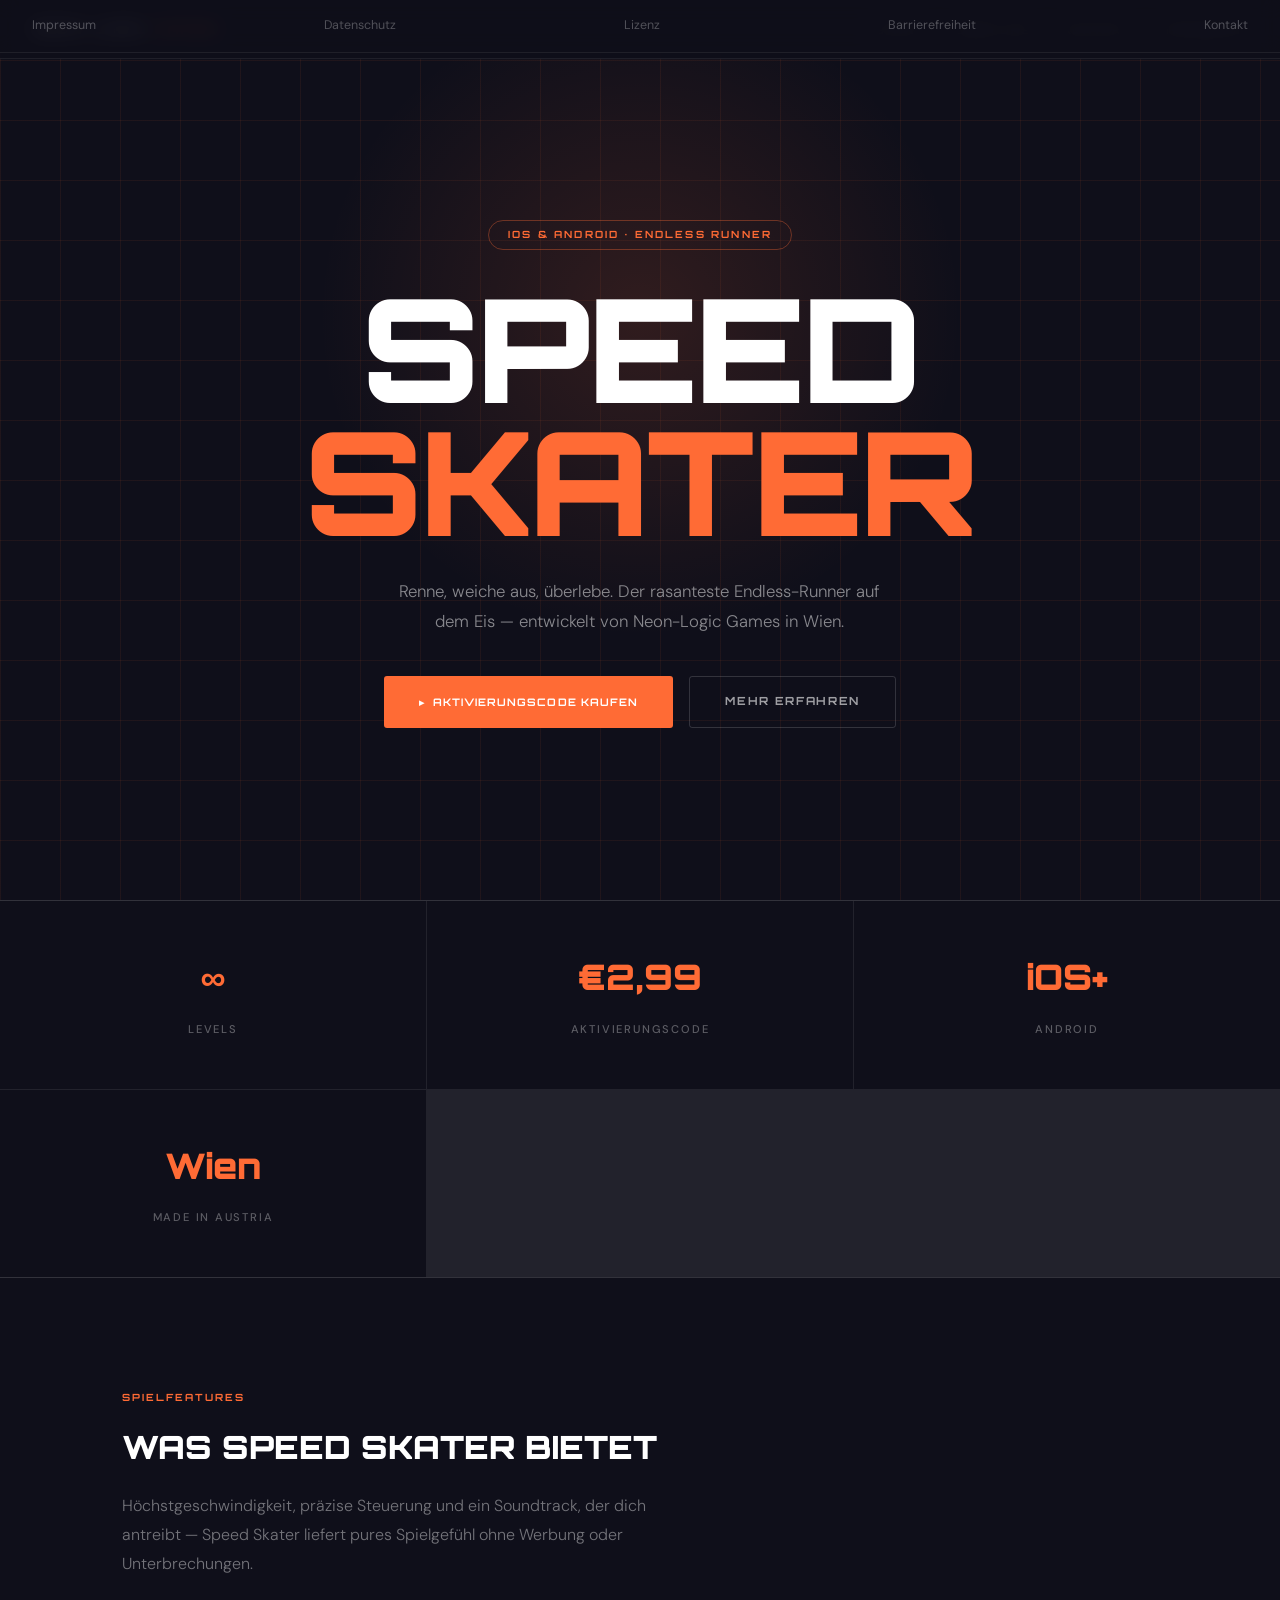
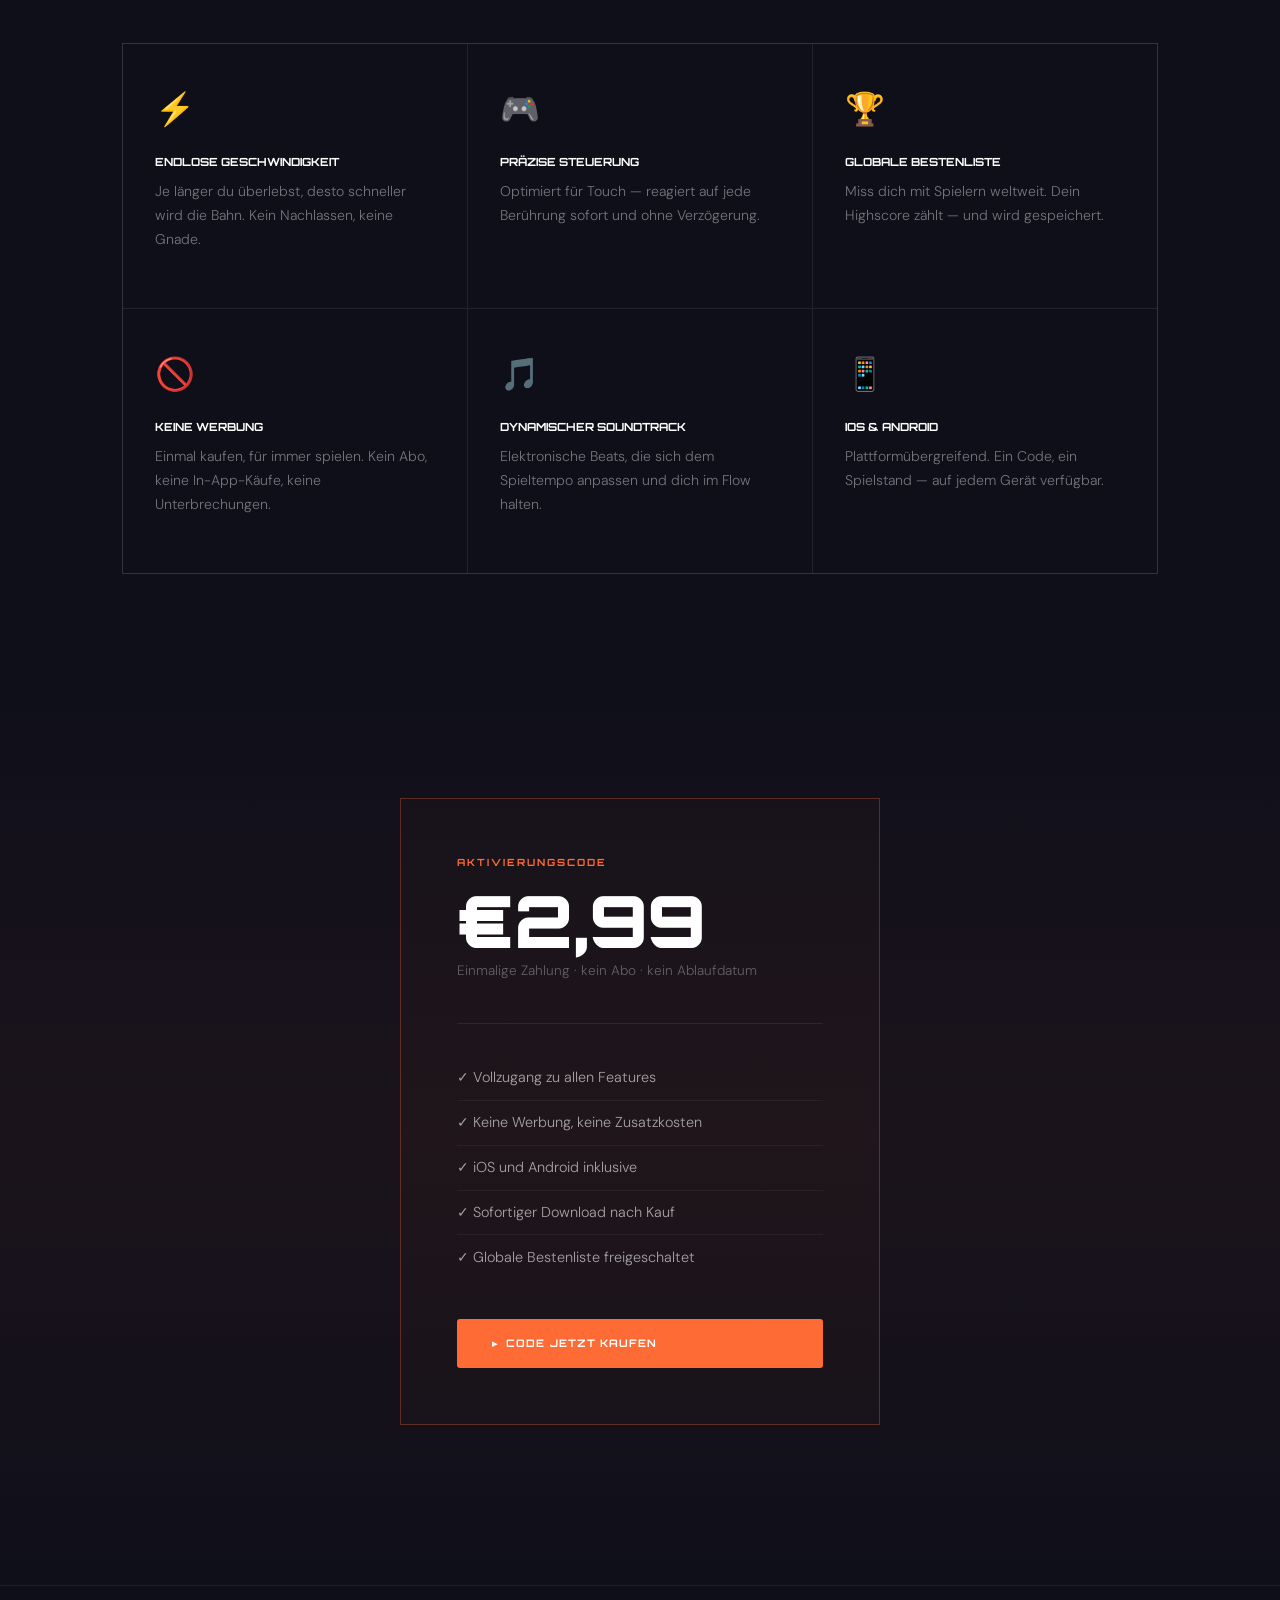
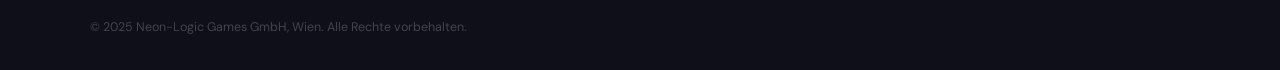
<file: index.html>
<!DOCTYPE html>
<html lang="de">
<head>
  <meta charset="UTF-8" />
  <meta name="viewport" content="width=device-width, initial-scale=1.0" />
  <title>Speed Skater – Neon-Logic Games</title>
  <meta name="description" content="Speed Skater – der rasanteste Endless-Runner für iOS and Android von Neon-Logic Games GmbH Wien." />
  <link rel="preconnect" href="https://fonts.googleapis.com" />
  <link rel="preconnect" href="https://fonts.gstatic.com" crossorigin />
  <link href="https://fonts.googleapis.com/css2?family=Orbitron:wght@400;700;900&family=DM+Sans:wght@300;400;500&display=swap" rel="stylesheet" />
  <link rel="stylesheet" href="css/style.css">
</head>
<body>
 
  <nav aria-label="Hauptnavigation">
    <a href="index.html" class="nav-logo">Neon<span>-</span>Logic <span>Games</span></a>
    <ul>
      <li><a href="index.html">Start</a></li>
      <li><a href="about.html">Über uns</a></li>
      <li><a href="contact.html">Kontakt</a></li>
      <li><a href="impressum.html">Impressum</a></li>
    </ul>
  </nav>
 
  <main class="full-width-shop">
    <section class="hero" aria-labelledby="hero-title">
      <div class="hero-grid" aria-hidden="true"></div>
      <div class="hero-glow" aria-hidden="true"></div>
      <div class="hero-content">
        <span class="hero-badge">iOS &amp; Android · Endless Runner</span>
        <h1 class="hero-title" id="hero-title">Speed</h1>
        <span class="hero-title-line2" aria-hidden="true">Skater</span>
        <p class="hero-sub">
          Renne, weiche aus, überlebe. Der rasanteste Endless-Runner auf dem Eis —
          entwickelt von Neon-Logic Games in Wien.
        </p>
        <div class="hero-actions">
          <a href="contact.html" class="skip-link submit-btn-layout">▸&nbsp; Aktivierungscode kaufen</a>
          <a href="about.html" class="ghost-btn">Mehr erfahren</a>
        </div>
      </div>
    </section>
 
    <div class="values-grid shop-stats-bg" role="region" aria-label="Spielübersicht">
      <div class="value-card center-box">
        <span class="value-number large-stat-text">∞</span>
        <span class="micro-label">Levels</span>
      </div>
      <div class="value-card center-box">
        <span class="value-number large-stat-text">€2,99</span>
        <span class="micro-label">Aktivierungscode</span>
      </div>
      <div class="value-card center-box">
        <span class="value-number large-stat-text">iOS+</span>
        <span class="micro-label">Android</span>
      </div>
      <div class="value-card center-box">
        <span class="value-number large-stat-text">Wien</span>
        <span class="micro-label">Made in Austria</span>
      </div>
    </div>
 
    <section class="content-wide features-padding" aria-labelledby="features-title">
      <span class="eyebrow">Spielfeatures</span>
      <h2 class="section-heading" id="features-title" style="margin-bottom:1.2rem;">Was Speed Skater bietet</h2>
      <p style="font-size:1rem; font-weight:300; color:rgba(255,255,255,0.42); max-width:560px; line-height:1.8; margin-bottom:4rem;">
        Höchstgeschwindigkeit, präzise Steuerung und ein Soundtrack, der dich antreibt —
        Speed Skater liefert pures Spielgefühl ohne Werbung oder Unterbrechungen.
      </p>
      
      <div class="brands-grid" style="gap:1px; background:rgba(255,255,255,0.08); border:1px solid rgba(255,255,255,0.08);">
        <div class="brand-card feature-card-bg">
          <span class="feature-glyph" aria-hidden="true">⚡</span>
          <div class="brand-title">Endlose Geschwindigkeit</div>
          <p class="brand-description">Je länger du überlebst, desto schneller wird die Bahn. Kein Nachlassen, keine Gnade.</p>
        </div>
        <div class="brand-card feature-card-bg">
          <span class="feature-glyph" aria-hidden="true">🎮</span>
          <div class="brand-title">Präzise Steuerung</div>
          <p class="brand-description">Optimiert für Touch — reagiert auf jede Berührung sofort und ohne Verzögerung.</p>
        </div>
        <div class="brand-card feature-card-bg">
          <span class="feature-glyph" aria-hidden="true">🏆</span>
          <div class="brand-title">Globale Bestenliste</div>
          <p class="brand-description">Miss dich mit Spielern weltweit. Dein Highscore zählt — und wird gespeichert.</p>
        </div>
        <div class="brand-card feature-card-bg">
          <span class="feature-glyph" aria-hidden="true">🚫</span>
          <div class="brand-title">Keine Werbung</div>
          <p class="brand-description">Einmal kaufen, für immer spielen. Kein Abo, keine In-App-Käufe, keine Unterbrechungen.</p>
        </div>
        <div class="brand-card feature-card-bg">
          <span class="feature-glyph" aria-hidden="true">🎵</span>
          <div class="brand-title">Dynamischer Soundtrack</div>
          <p class="brand-description">Elektronische Beats, die sich dem Spieltempo anpassen und dich im Flow halten.</p>
        </div>
        <div class="brand-card feature-card-bg">
          <span class="feature-glyph" aria-hidden="true">📱</span>
          <div class="brand-title">iOS &amp; Android</div>
          <p class="brand-description">Plattformübergreifend. Ein Code, ein Spielstand — auf jedem Gerät verfügbar.</p>
        </div>
      </div>
    </section>
 
    <section class="pricing-section-bg" aria-labelledby="pricing-title">
      <div class="status-box pricing-box-style">
        <span class="eyebrow">Aktivierungscode</span>
        <div class="hero-title price-text-huge" id="pricing-title">€2,99</div>
        <p style="font-size:0.85rem; color:rgba(255,255,255,0.32); margin-bottom:2.5rem; font-weight:300;">Einmalige Zahlung · kein Abo · kein Ablaufdatum</p>
        <hr style="border:none; border-top:1px solid rgba(255,255,255,0.08); margin-bottom:2rem;" />
        <ul class="block shop-list-style">
          <li class="shop-list-item">✓ Vollzugang zu allen Features</li>
          <li class="shop-list-item">✓ Keine Werbung, keine Zusatzkosten</li>
          <li class="shop-list-item">✓ iOS und Android inklusive</li>
          <li class="shop-list-item">✓ Sofortiger Download nach Kauf</li>
          <li class="shop-list-item">✓ Globale Bestenliste freigeschaltet</li>
        </ul>
        <a href="contact.html" class="skip-link submit-btn-layout" style="width:100%;">▸&nbsp; Code jetzt kaufen</a>
      </div>
    </section>
  </main>
 
  <footer>
    <div class="footer-inner">
      <span class="footer-copy">© 2025 Neon-Logic Games GmbH, Wien. Alle Rechte vorbehalten.</span>
      <nav class="footer-links" aria-label="Footer-Navigation">
        <a href="impressum.html">Impressum</a>
        <a href="privacy.html">Datenschutz</a>
        <a href="license.html">Lizenz</a>
        <a href="accessibility.html">Barrierefreiheit</a>
        <a href="contact.html">Kontakt</a>
      </nav>
    </div>
  </footer>
 
</body>
</html>
</file>
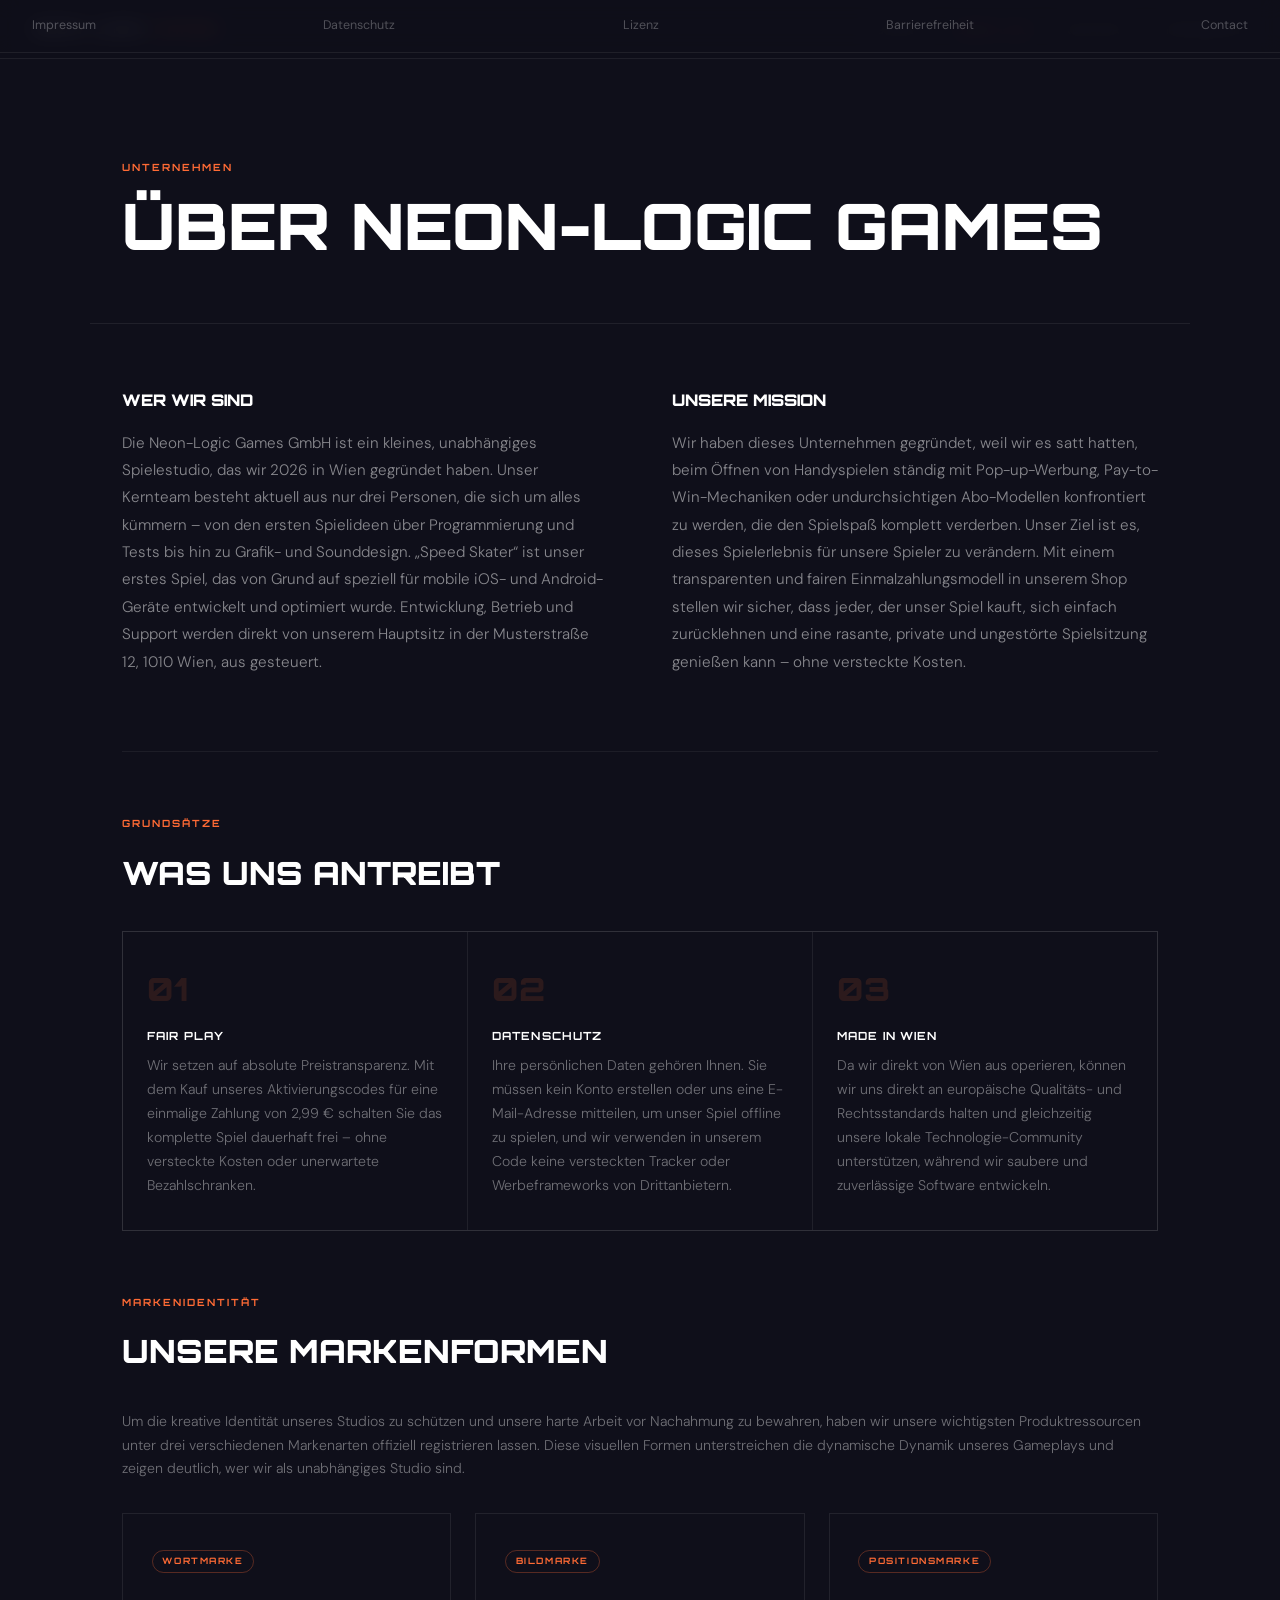
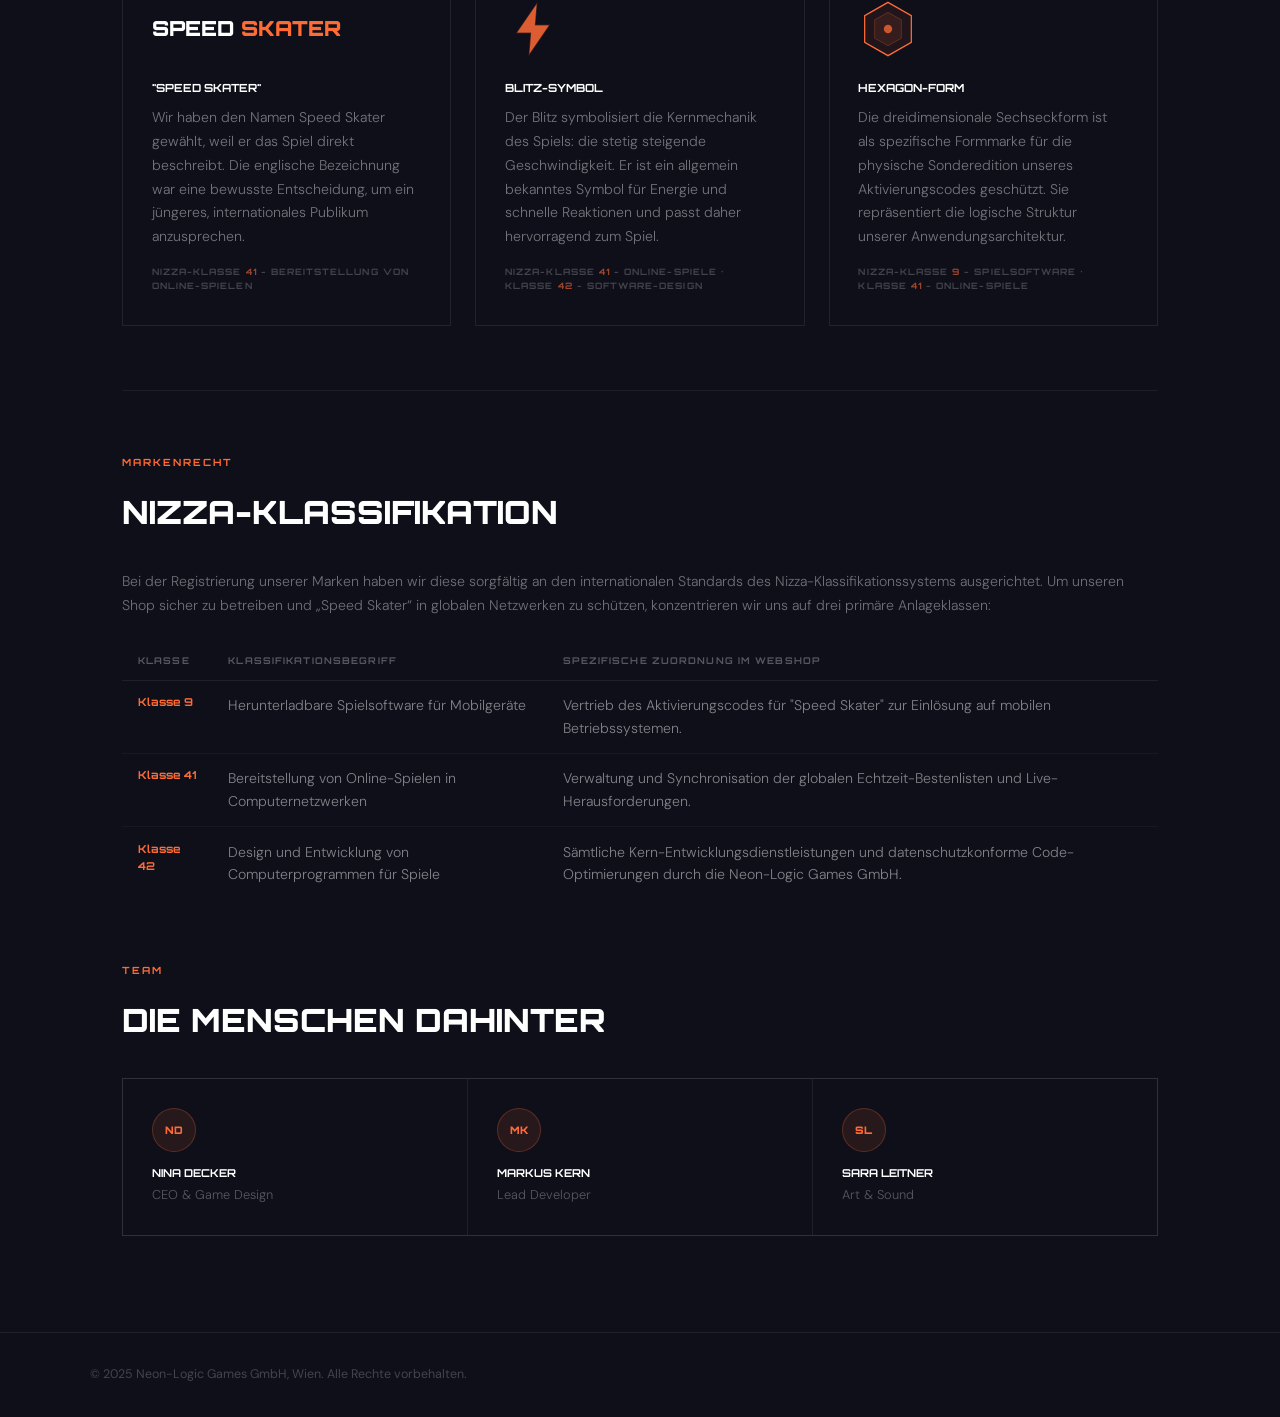
<file: about.html>
<!DOCTYPE html>
<html lang="de">
<head>
    <meta charset="UTF-8">
    <meta name="viewport" content="width=device-width, initial-scale=1.0">
    <title>Über uns - Neon-Logic Games</title>
    <link rel="preconnect" href="https://fonts.googleapis.com">
    <link rel="preconnect" href="https://fonts.gstatic.com" crossorigin>
    <link href="https://fonts.googleapis.com/css2?family=Orbitron:wght@400;700;900&family=DM+Sans:wght@300;400;500&display=swap" rel="stylesheet">
    <link rel="stylesheet" href="css/style.css">
</head>
<body>

<nav>
    <a href="index.html" class="nav-logo">Neon<span>-</span>Logic <span>Games</span></a>
    <ul>
        <li><a href="index.html">Start</a></li>
        <li><a href="about.html" class="active">Über uns</a></li>
        <li><a href="contact.html">Kontakt</a></li>
        <li><a href="impressum.html">Impressum</a></li>
    </ul>
</nav>

<main>
    <div class="page-header">
        <span class="eyebrow">Unternehmen</span>
        <h1>Über Neon-Logic Games</h1>
    </div>

    <div class="content-wide">
        <div class="intro-grid">
            <div>
                <h2>Wer wir sind</h2>
                <p>Die Neon-Logic Games GmbH ist ein kleines, unabhängiges Spielestudio, das wir 2026 in Wien gegründet haben. Unser Kernteam besteht aktuell aus nur drei Personen, die sich um alles kümmern – von den ersten Spielideen über Programmierung und Tests bis hin zu Grafik- und Sounddesign. „Speed ​​Skater“ ist unser erstes Spiel, das von Grund auf speziell für mobile iOS- und Android-Geräte entwickelt und optimiert wurde. Entwicklung, Betrieb und Support werden direkt von unserem Hauptsitz in der Musterstraße 12, 1010 Wien, aus gesteuert.</p>
            </div>
            <div>
                <h2>Unsere Mission</h2>
                <p>Wir haben dieses Unternehmen gegründet, weil wir es satt hatten, beim Öffnen von Handyspielen ständig mit Pop-up-Werbung, Pay-to-Win-Mechaniken oder undurchsichtigen Abo-Modellen konfrontiert zu werden, die den Spielspaß komplett verderben. Unser Ziel ist es, dieses Spielerlebnis für unsere Spieler zu verändern. Mit einem transparenten und fairen Einmalzahlungsmodell in unserem Shop stellen wir sicher, dass jeder, der unser Spiel kauft, sich einfach zurücklehnen und eine rasante, private und ungestörte Spielsitzung genießen kann – ohne versteckte Kosten.</p>
            </div>
        </div>

        <div class="values-section">
            <span class="eyebrow">Grundsätze</span>
            <h2 class="section-heading">Was uns antreibt</h2>
            <div class="values-grid">
                <div class="value-card">
                    <span class="value-number">01</span>
                    <div class="value-title">Fair Play</div>
                    <p class="value-text">Wir setzen auf absolute Preistransparenz. Mit dem Kauf unseres Aktivierungscodes für eine einmalige Zahlung von 2,99 € schalten Sie das komplette Spiel dauerhaft frei – ohne versteckte Kosten oder unerwartete Bezahlschranken.</p>
                </div>
                <div class="value-card">
                    <span class="value-number">02</span>
                    <div class="value-title">Datenschutz</div>
                    <p class="value-text">Ihre persönlichen Daten gehören Ihnen. Sie müssen kein Konto erstellen oder uns eine E-Mail-Adresse mitteilen, um unser Spiel offline zu spielen, und wir verwenden in unserem Code keine versteckten Tracker oder Werbeframeworks von Drittanbietern.</p>
                </div>
                <div class="value-card">
                    <span class="value-number">03</span>
                    <div class="value-title">Made in Wien</div>
                    <p class="value-text">Da wir direkt von Wien aus operieren, können wir uns direkt an europäische Qualitäts- und Rechtsstandards halten und gleichzeitig unsere lokale Technologie-Community unterstützen, während wir saubere und zuverlässige Software entwickeln.</p>
                </div>
            </div>
        </div>

        <div class="brands-section">
            <span class="eyebrow">Markenidentität</span>
            <h2 class="section-heading">Unsere Markenformen</h2>
            <p class="brand-description" style="color:rgba(255,255,255,0.4); margin-bottom:2rem;">Um die kreative Identität unseres Studios zu schützen und unsere harte Arbeit vor Nachahmung zu bewahren, haben wir unsere wichtigsten Produktressourcen unter drei verschiedenen Markenarten offiziell registrieren lassen. Diese visuellen Formen unterstreichen die dynamische Dynamik unseres Gameplays und zeigen deutlich, wer wir als unabhängiges Studio sind.</p>

            <div class="brands-grid">
                <div class="brand-card">
                    <span class="brand-type">Wortmarke</span>
                    <div class="brand-visual">
                        <div class="wordmark-text">Speed<span> Skater</span></div>
                    </div>
                    <div class="brand-title">"Speed Skater"</div>
                    <p class="brand-description">Wir haben den Namen Speed Skater gewählt, weil er das Spiel direkt beschreibt. Die englische Bezeichnung war eine bewusste Entscheidung, um ein jüngeres, internationales Publikum anzusprechen.</p>
                    <div class="nizza-label">Nizza-Klasse <span>41</span> - Bereitstellung von Online-Spielen</div>
                </div>

                <div class="brand-card">
                    <span class="brand-type">Bildmarke</span>
                    <div class="brand-visual">
                        <svg width="56" height="56" viewBox="0 0 64 64" fill="none" xmlns="http://www.w3.org/2000/svg" aria-label="Blitz-Symbol der Bildmarke">
                            <polygon points="36,4 14,36 30,36 28,60 50,28 34,28" fill="#ff6b35" opacity="0.85"/>
                            <polygon points="36,4 14,36 30,36 28,60 50,28 34,28" fill="none" stroke="#ff6b35" stroke-width="1.5" opacity="0.3"/>
                        </svg>
                    </div>
                    <div class="brand-title">Blitz-Symbol</div>
                    <p class="brand-description">Der Blitz symbolisiert die Kernmechanik des Spiels: die stetig steigende Geschwindigkeit. Er ist ein allgemein bekanntes Symbol für Energie und schnelle Reaktionen und passt daher hervorragend zum Spiel.</p>
                    <div class="nizza-label">Nizza-Klasse <span>41</span> - Online-Spiele · Klasse <span>42</span> - Software-Design</div>
                </div>

                <div class="brand-card">
                    <span class="brand-type">Positionsmarke</span>
                    <div class="brand-visual">
                        <svg width="60" height="60" viewBox="0 0 72 72" fill="none" xmlns="http://www.w3.org/2000/svg" aria-label="Hexagon-Formmarke">
                            <polygon points="36,4 64,20 64,52 36,68 8,52 8,20" fill="rgba(255,107,53,0.07)" stroke="#ff6b35" stroke-width="1.5"/>
                            <polygon points="36,16 52,25 52,47 36,56 20,47 20,25" fill="rgba(255,107,53,0.1)" stroke="rgba(255,107,53,0.3)" stroke-width="1"/>
                            <circle cx="36" cy="36" r="5" fill="#ff6b35" opacity="0.75"/>
                        </svg>
                    </div>
                    <div class="brand-title">Hexagon-Form</div>
                    <p class="brand-description">Die dreidimensionale Sechseckform ist als spezifische Formmarke für die physische Sonderedition unseres Aktivierungscodes geschützt. Sie repräsentiert die logische Struktur unserer Anwendungsarchitektur.</p>
                    <div class="nizza-label">Nizza-Klasse <span>9</span> - Spielsoftware · Klasse <span>41</span> - Online-Spiele</div>
                </div>
            </div>
        </div>

        <div class="nizza-section">
            <span class="eyebrow">Markenrecht</span>
            <h2 class="section-heading">Nizza-Klassifikation</h2>
            <p class="brand-description" style="color:rgba(255,255,255,0.4); margin-bottom:1rem;">Bei der Registrierung unserer Marken haben wir diese sorgfältig an den internationalen Standards des Nizza-Klassifikationssystems ausgerichtet. Um unseren Shop sicher zu betreiben und „Speed ​​Skater“ in globalen Netzwerken zu schützen, konzentrieren wir uns auf drei primäre Anlageklassen:</p>
            <table>
                <thead>
                    <tr>
                        <th>Klasse</th>
                        <th>Klassifikationsbegriff</th>
                        <th>Spezifische Zuordnung im Webshop</th>
                    </tr>
                </thead>
                <tbody>
                    <tr>
                        <td>Klasse 9</td>
                        <td>Herunterladbare Spielsoftware für Mobilgeräte</td>
                        <td>Vertrieb des Aktivierungscodes für "Speed Skater" zur Einlösung auf mobilen Betriebssystemen.</td>
                    </tr>
                    <tr>
                        <td>Klasse 41</td>
                        <td>Bereitstellung von Online-Spielen in Computernetzwerken</td>
                        <td>Verwaltung und Synchronisation der globalen Echtzeit-Bestenlisten und Live-Herausforderungen.</td>
                    </tr>
                    <tr>
                        <td>Klasse 42</td>
                        <td>Design und Entwicklung von Computerprogrammen für Spiele</td>
                        <td>Sämtliche Kern-Entwicklungsdienstleistungen und datenschutzkonforme Code-Optimierungen durch die Neon-Logic Games GmbH.</td>
                    </tr>
                </tbody>
            </table>
        </div>

        <div class="team-section">
            <span class="eyebrow">Team</span>
            <h2 class="section-heading">Die Menschen dahinter</h2>
            <div class="team-grid">
                <div class="team-card">
                    <div class="team-avatar">ND</div>
                    <div class="team-name">Nina Decker</div>
                    <div class="team-role">CEO &amp; Game Design</div>
                </div>
                <div class="team-card">
                    <div class="team-avatar">MK</div>
                    <div class="team-name">Markus Kern</div>
                    <div class="team-role">Lead Developer</div>
                </div>
                <div class="team-card">
                    <div class="team-avatar">SL</div>
                    <div class="team-name">Sara Leitner</div>
                    <div class="team-role">Art &amp; Sound</div>
                </div>
            </div>
        </div>
    </div>
</main>

<footer>
    <div class="footer-inner">
        <span class="footer-copy">© 2025 Neon-Logic Games GmbH, Wien. Alle Rechte vorbehalten.</span>
        <nav class="footer-links" aria-label="Footer-Navigation">
            <a href="impressum.html">Impressum</a>
            <a href="privacy.html">Datenschutz</a>
            <a href="license.html">Lizenz</a>
            <a href="accessibility.html">Barrierefreiheit</a>
            <a href="contact.html">Contact</a>
        </nav>
    </div>
</footer>

</body>
</html>
</file>
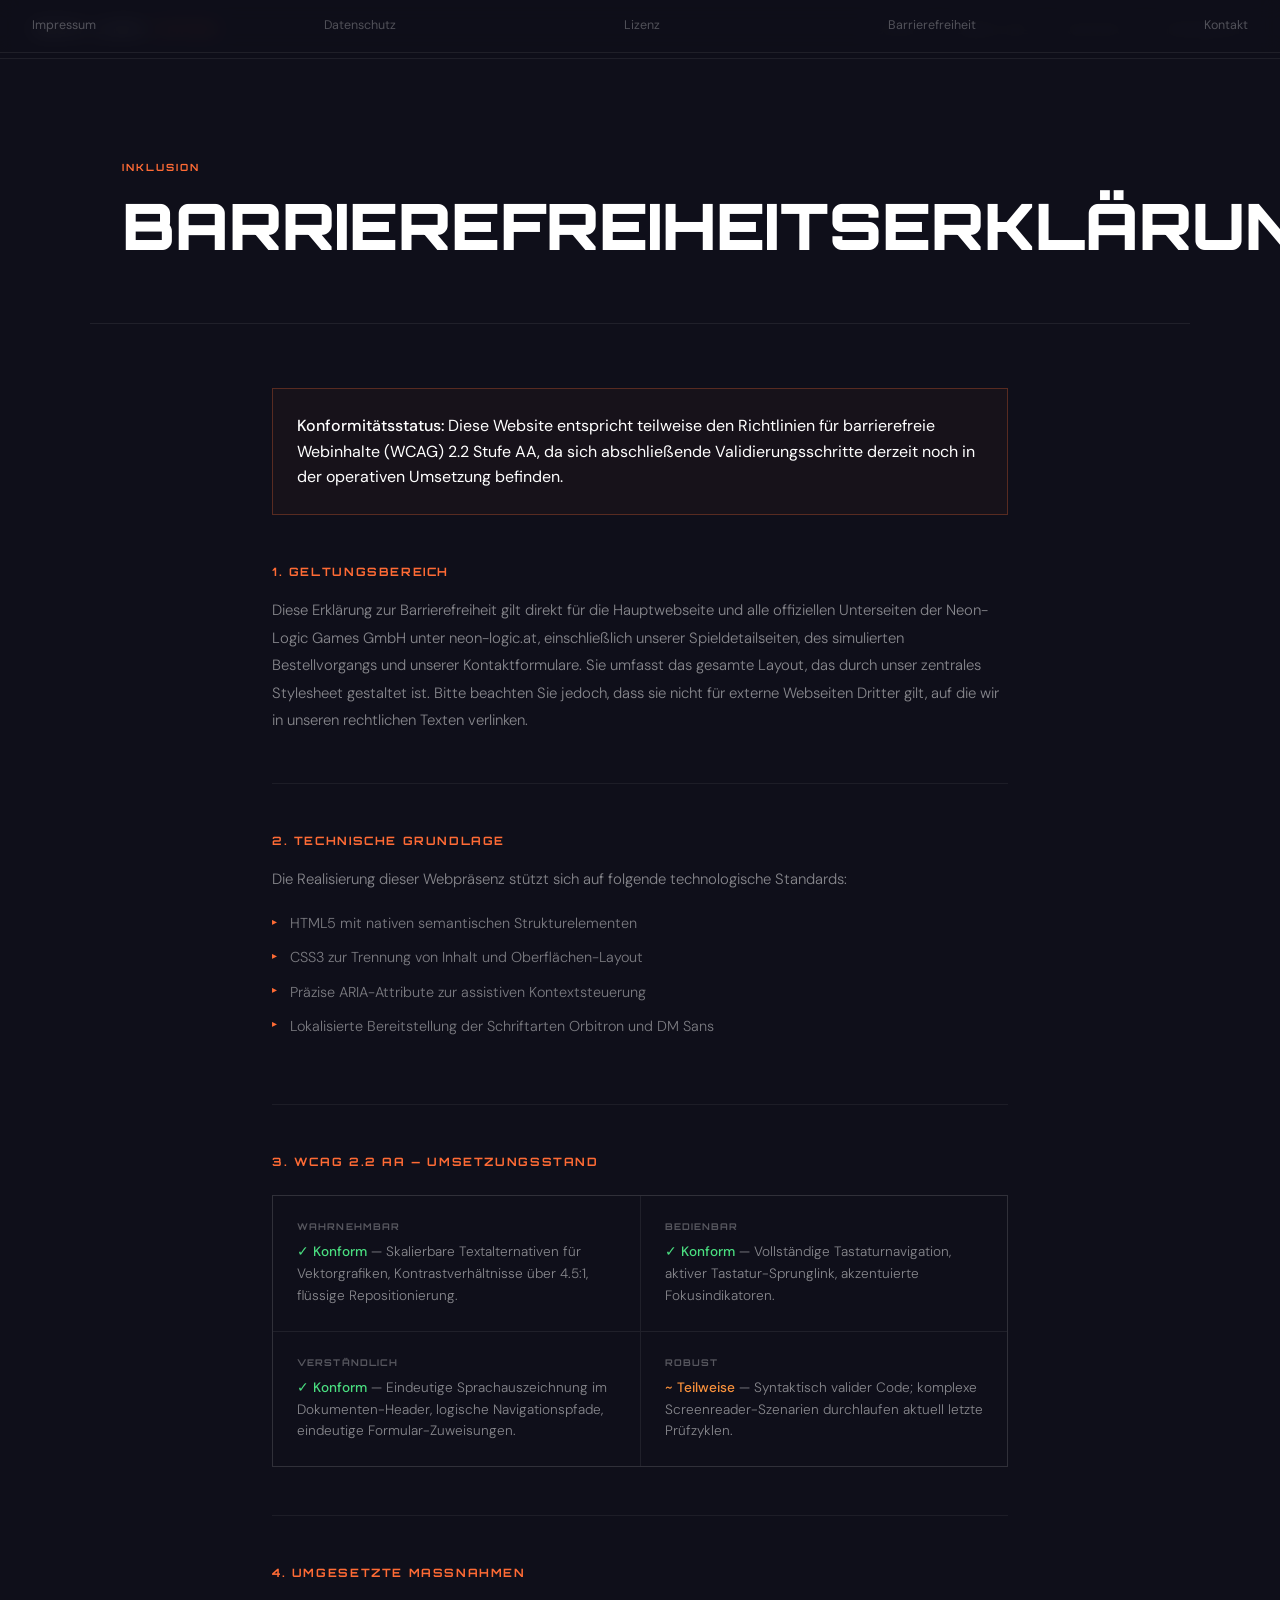
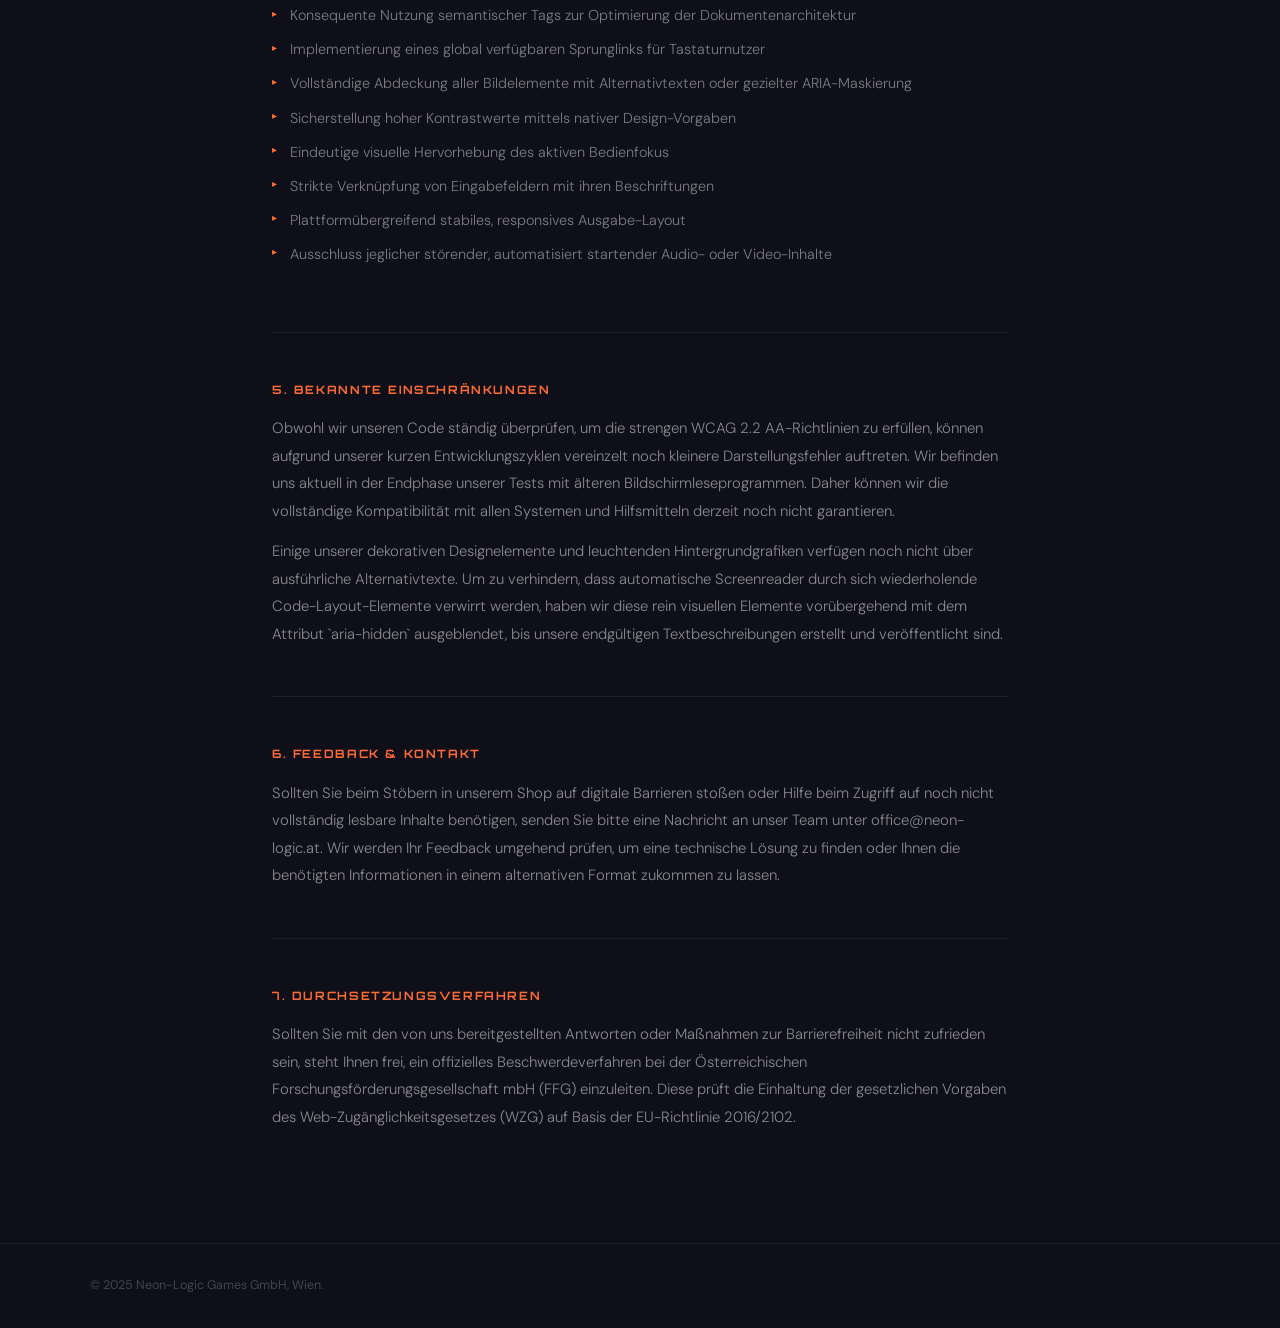
<file: accessibility.html>
<!DOCTYPE html>
<html lang="de">
<head>
  <meta charset="UTF-8" />
  <meta name="viewport" content="width=device-width, initial-scale=1.0" />
  <title>Barrierefreiheit – Neon-Logic Games</title>
  <link rel="preconnect" href="https://fonts.googleapis.com" />
  <link rel="preconnect" href="https://fonts.gstatic.com" crossorigin />
  <link href="https://fonts.googleapis.com/css2?family=Orbitron:wght@400;700;900&family=DM+Sans:wght@300;400;500&display=swap" rel="stylesheet" />
  <link rel="stylesheet" href="css/style.css">
</head>
<body>

  <a href="#main" class="skip-link">Zum Hauptinhalt springen</a>

  <nav aria-label="Hauptnavigation">
    <a href="index.html" class="nav-logo">Neon<span>-</span>Logic <span>Games</span></a>
    <ul>
      <li><a href="index.html">Start</a></li>
      <li><a href="about.html">Über uns</a></li>
      <li><a href="contact.html">Kontakt</a></li>
      <li><a href="impressum.html">Impressum</a></li>
    </ul>
  </nav>

  <main id="main">
    <div class="page-header">
      <span class="eyebrow">Inklusion</span>
      <h1>Barrierefreiheitserklärung</h1>
    </div>

    <div class="content">
      <div class="status-box" role="note">
        <strong>Konformitätsstatus:</strong> Diese Website entspricht teilweise den Richtlinien für barrierefreie Webinhalte (WCAG) 2.2 Stufe AA, da sich abschließende Validierungsschritte derzeit noch in der operativen Umsetzung befinden.
      </div>

      <div class="block">
        <h2>1. Geltungsbereich</h2>
        <p>Diese Erklärung zur Barrierefreiheit gilt direkt für die Hauptwebseite und alle offiziellen Unterseiten der Neon-Logic Games GmbH unter neon-logic.at, einschließlich unserer Spieldetailseiten, des simulierten Bestellvorgangs und unserer Kontaktformulare. Sie umfasst das gesamte Layout, das durch unser zentrales Stylesheet gestaltet ist. Bitte beachten Sie jedoch, dass sie nicht für externe Webseiten Dritter gilt, auf die wir in unseren rechtlichen Texten verlinken.</p>
      </div>

      <div class="block">
        <h2>2. Technische Grundlage</h2>
        <p>Die Realisierung dieser Webpräsenz stützt sich auf folgende technologische Standards:</p>
        <ul>
          <li>HTML5 mit nativen semantischen Strukturelementen</li>
          <li>CSS3 zur Trennung von Inhalt und Oberflächen-Layout</li>
          <li>Präzise ARIA-Attribute zur assistiven Kontextsteuerung</li>
          <li>Lokalisierte Bereitstellung der Schriftarten Orbitron und DM Sans</li>
        </ul>
      </div>

      <div class="block">
        <h2>3. WCAG 2.2 AA — Umsetzungsstand</h2>
        <div class="conformance-grid">
          <div class="conformance-item">
            <span class="conformance-label">Wahrnehmbar</span>
            <div class="conformance-value"><span class="ok">✓ Konform</span> — Skalierbare Textalternativen für Vektorgrafiken, Kontrastverhältnisse über 4.5:1, flüssige Repositionierung.</div>
          </div>
          <div class="conformance-item">
            <span class="conformance-label">Bedienbar</span>
            <div class="conformance-value"><span class="ok">✓ Konform</span> — Vollständige Tastaturnavigation, aktiver Tastatur-Sprunglink, akzentuierte Fokusindikatoren.</div>
          </div>
          <div class="conformance-item">
            <span class="conformance-label">Verständlich</span>
            <div class="conformance-value"><span class="ok">✓ Konform</span> — Eindeutige Sprachauszeichnung im Dokumenten-Header, logische Navigationspfade, eindeutige Formular-Zuweisungen.</div>
          </div>
          <div class="conformance-item">
            <span class="conformance-label">Robust</span>
            <div class="conformance-value"><span class="partial">~ Teilweise</span> — Syntaktisch valider Code; komplexe Screenreader-Szenarien durchlaufen aktuell letzte Prüfzyklen.</div>
          </div>
        </div>
      </div>

      <div class="block">
        <h2>4. Umgesetzte Maßnahmen</h2>
        <ul>
          <li>Konsequente Nutzung semantischer Tags zur Optimierung der Dokumentenarchitektur</li>
          <li>Implementierung eines global verfügbaren Sprunglinks für Tastaturnutzer</li>
          <li>Vollständige Abdeckung aller Bildelemente mit Alternativtexten oder gezielter ARIA-Maskierung</li>
          <li>Sicherstellung hoher Kontrastwerte mittels nativer Design-Vorgaben</li>
          <li>Eindeutige visuelle Hervorhebung des aktiven Bedienfokus</li>
          <li>Strikte Verknüpfung von Eingabefeldern mit ihren Beschriftungen</li>
          <li>Plattformübergreifend stabiles, responsives Ausgabe-Layout</li>
          <li>Ausschluss jeglicher störender, automatisiert startender Audio- oder Video-Inhalte</li>
        </ul>
      </div>

      <div class="block">
        <h2>5. Bekannte Einschränkungen</h2>
        <p>Obwohl wir unseren Code ständig überprüfen, um die strengen WCAG 2.2 AA-Richtlinien zu erfüllen, können aufgrund unserer kurzen Entwicklungszyklen vereinzelt noch kleinere Darstellungsfehler auftreten. Wir befinden uns aktuell in der Endphase unserer Tests mit älteren Bildschirmleseprogrammen. Daher können wir die vollständige Kompatibilität mit allen Systemen und Hilfsmitteln derzeit noch nicht garantieren.</p>
        <p>Einige unserer dekorativen Designelemente und leuchtenden Hintergrundgrafiken verfügen noch nicht über ausführliche Alternativtexte. Um zu verhindern, dass automatische Screenreader durch sich wiederholende Code-Layout-Elemente verwirrt werden, haben wir diese rein visuellen Elemente vorübergehend mit dem Attribut `aria-hidden` ausgeblendet, bis unsere endgültigen Textbeschreibungen erstellt und veröffentlicht sind.</p>
      </div>

      <div class="block">
        <h2>6. Feedback &amp; Kontakt</h2>
        <p>Sollten Sie beim Stöbern in unserem Shop auf digitale Barrieren stoßen oder Hilfe beim Zugriff auf noch nicht vollständig lesbare Inhalte benötigen, senden Sie bitte eine Nachricht an unser Team unter office@neon-logic.at. Wir werden Ihr Feedback umgehend prüfen, um eine technische Lösung zu finden oder Ihnen die benötigten Informationen in einem alternativen Format zukommen zu lassen.</p>
      </div>

      <div class="block">
        <h2>7. Durchsetzungsverfahren</h2>
        <p>Sollten Sie mit den von uns bereitgestellten Antworten oder Maßnahmen zur Barrierefreiheit nicht zufrieden sein, steht Ihnen frei, ein offizielles Beschwerdeverfahren bei der Österreichischen Forschungsförderungsgesellschaft mbH (FFG) einzuleiten. Diese prüft die Einhaltung der gesetzlichen Vorgaben des Web-Zugänglichkeitsgesetzes (WZG) auf Basis der EU-Richtlinie 2016/2102.</p>
      </div>
    </div>
  </main>

  <footer>
    <div class="footer-inner">
      <span class="footer-copy">© 2025 Neon-Logic Games GmbH, Wien.</span>
      <nav class="footer-links" aria-label="Footer-Navigation">
        <a href="impressum.html">Impressum</a>
        <a href="privacy.html">Datenschutz</a>
        <a href="license.html">Lizenz</a>
        <a href="accessibility.html">Barrierefreiheit</a>
        <a href="contact.html">Kontakt</a>
      </nav>
    </div>
  </footer>

</body>
</html>
</file>
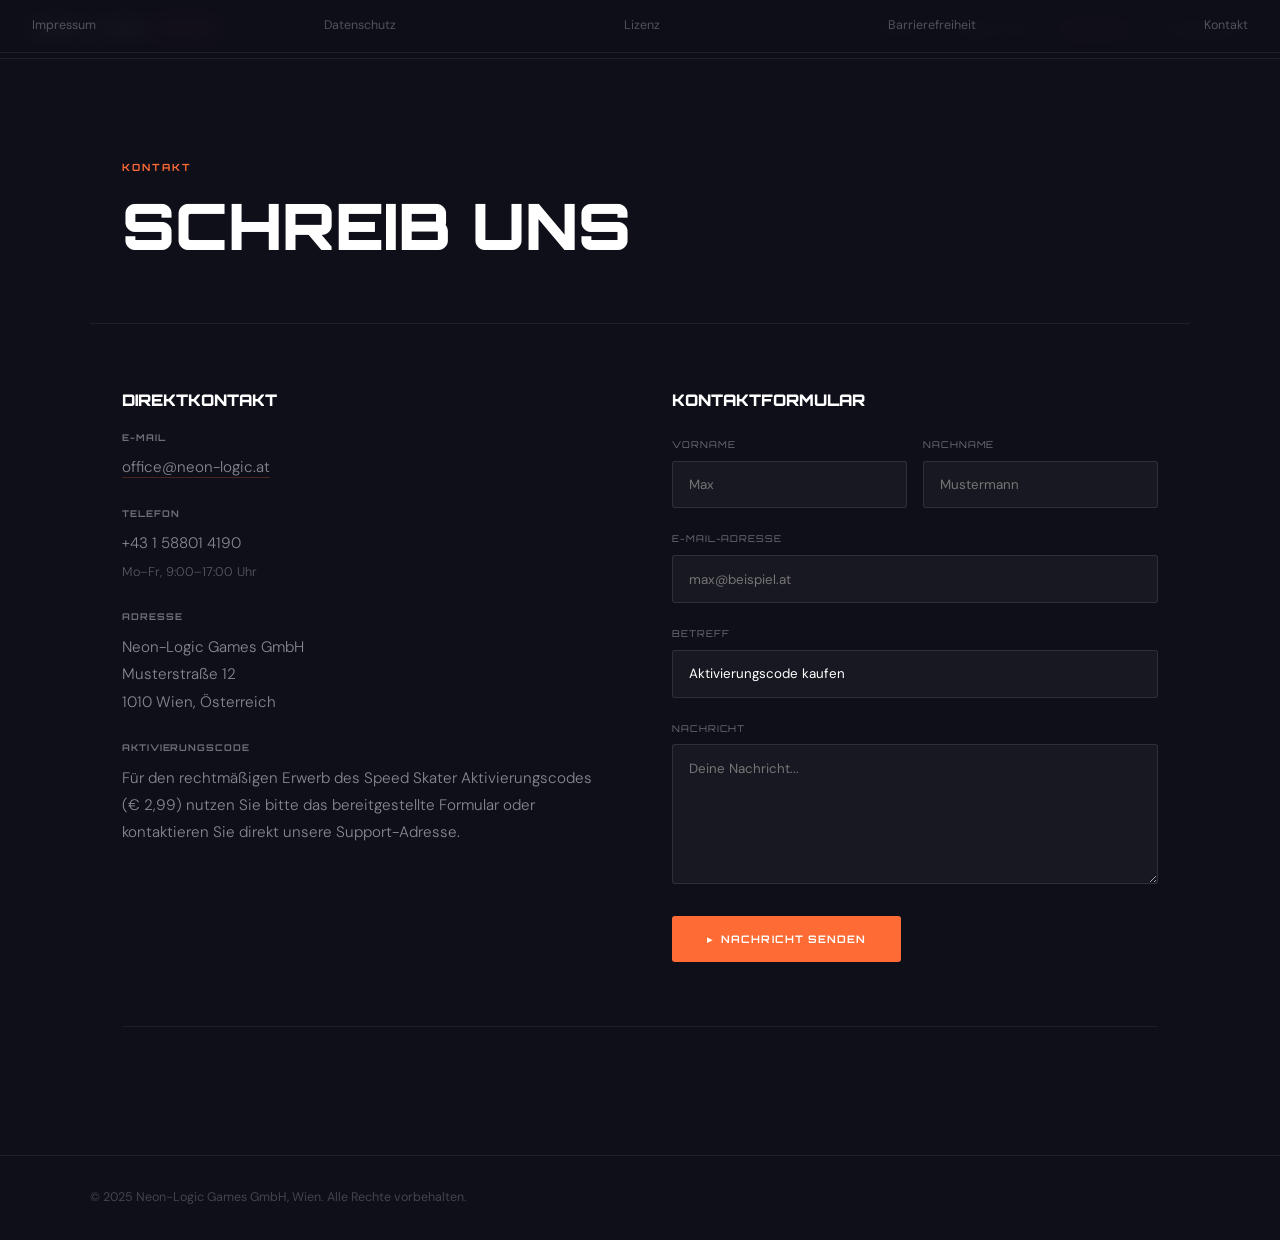
<file: contact.html>
<!DOCTYPE html>
<html lang="de">
<head>
  <meta charset="UTF-8" />
  <meta name="viewport" content="width=device-width, initial-scale=1.0" />
  <title>Kontakt – Neon-Logic Games</title>
  <link rel="preconnect" href="https://fonts.googleapis.com" />
  <link rel="preconnect" href="https://fonts.gstatic.com" crossorigin />
  <link href="https://fonts.googleapis.com/css2?family=Orbitron:wght@400;700;900&family=DM+Sans:wght@300;400;500&display=swap" rel="stylesheet" />
  <link rel="stylesheet" href="css/style.css">
</head>
<body>

  <nav aria-label="Hauptnavigation">
    <a href="index.html" class="nav-logo">Neon<span>-</span>Logic <span>Games</span></a>
    <ul>
      <li><a href="index.html">Start</a></li>
      <li><a href="about.html">Über uns</a></li>
      <li><a href="contact.html" class="active">Kontakt</a></li>
      <li><a href="impressum.html">Impressum</a></li>
    </ul>
  </nav>

  <main>
    <div class="page-header">
      <span class="eyebrow">Kontakt</span>
      <h1>Schreib uns</h1>
    </div>

    <div class="content-wide">
      <div class="intro-grid">
        <div>
          <h2>Direktkontakt</h2>
          <div class="block no-border small-margin">
            <p><strong class="form-label">E-Mail</strong>
            <a href="mailto:office@neon-logic.at">office@neon-logic.at</a></p>
          </div>
          <div class="block no-border small-margin">
            <p><strong class="form-label">Telefon</strong>
            +43 1 58801 4190<br /><small style="color:rgba(255,255,255,0.3);">Mo–Fr, 9:00–17:00 Uhr</small></p>
          </div>
          <div class="block no-border small-margin">
            <p><strong class="form-label">Adresse</strong>
            Neon-Logic Games GmbH<br />Musterstraße 12<br />1010 Wien, Österreich</p>
          </div>
          <div class="block no-border">
            <p><strong class="form-label">Aktivierungscode</strong>
            Für den rechtmäßigen Erwerb des Speed Skater Aktivierungscodes (€ 2,99) nutzen Sie bitte das bereitgestellte Formular oder kontaktieren Sie direkt unsere Support-Adresse.</p>
          </div>
        </div>

        <div>
          <h2>Kontaktformular</h2>
          <form action="#" method="post" novalidate>
            <div class="rights-grid no-border small-margin" style="background:transparent; gap:1rem;">
              <div style="background:transparent; padding:0;">
                <label for="vorname" class="form-label">Vorname</label>
                <input type="text" id="vorname" name="vorname" placeholder="Max" required class="form-input" />
              </div>
              <div style="background:transparent; padding:0;">
                <label for="nachname" class="form-label">Nachname</label>
                <input type="text" id="nachname" name="nachname" placeholder="Mustermann" required class="form-input" />
              </div>
            </div>
            <div class="small-margin">
              <label for="email" class="form-label">E-Mail-Adresse</label>
              <input type="email" id="email" name="email" placeholder="max@beispiel.at" required class="form-input" />
            </div>
            <div class="small-margin">
              <label for="betreff" class="form-label">Betreff</label>
              <select id="betreff" name="betreff" class="form-input form-select">
                <option value="code">Aktivierungscode kaufen</option>
                <option value="support">Technischer Support</option>
                <option value="presse">Presse &amp; Kooperationen</option>
                <option value="sonstiges">Sonstiges</option>
              </select>
            </div>
            <div class="small-margin">
              <label for="nachricht" class="form-label">Nachricht</label>
              <textarea id="nachricht" name="nachricht" placeholder="Deine Nachricht..." required class="form-input form-textarea"></textarea>
            </div>
            <button type="submit" class="skip-link submit-btn-layout">▸&nbsp; Nachricht senden</button>
          </form>
        </div>
      </div>
    </div>
  </main>

  <footer>
    <div class="footer-inner">
      <span class="footer-copy">© 2025 Neon-Logic Games GmbH, Wien. Alle Rechte vorbehalten.</span>
      <nav class="footer-links" aria-label="Footer-Navigation">
        <a href="impressum.html">Impressum</a>
        <a href="privacy.html">Datenschutz</a>
        <a href="license.html">Lizenz</a>
        <a href="accessibility.html">Barrierefreiheit</a>
        <a href="contact.html">Kontakt</a>
      </nav>
    </div>
  </footer>

</body>
</html>
</file>
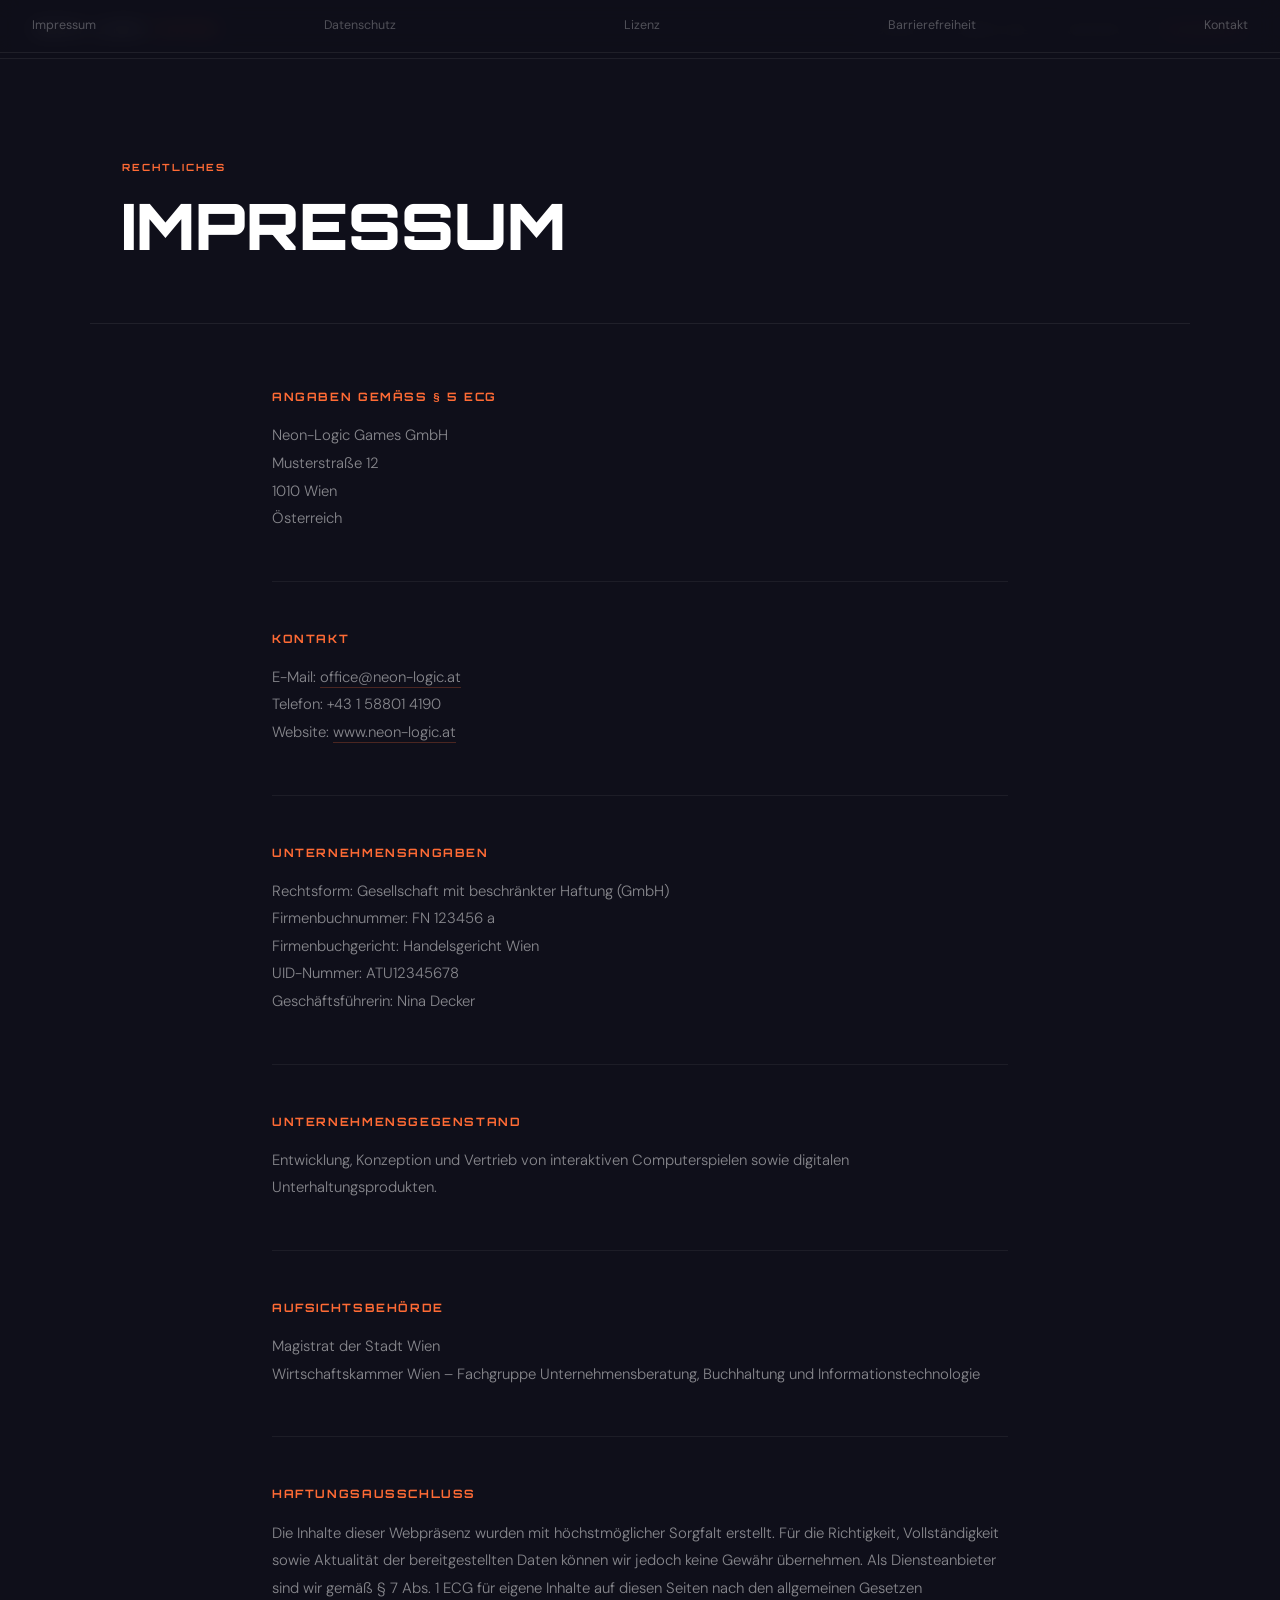
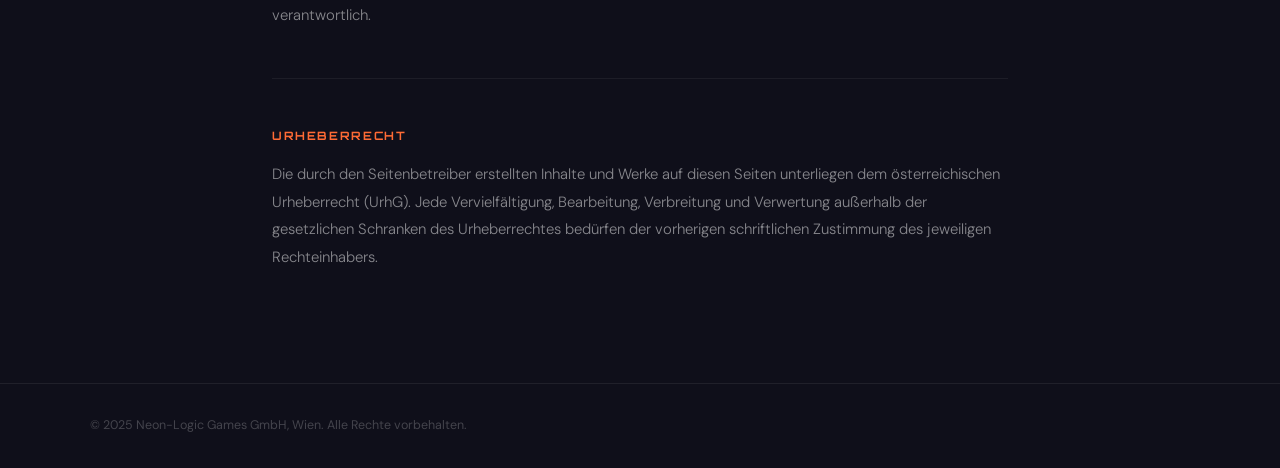
<file: impressum.html>
<!DOCTYPE html>
<html lang="de">
<head>
  <meta charset="UTF-8" />
  <meta name="viewport" content="width=device-width, initial-scale=1.0" />
  <title>Impressum – Neon-Logic Games</title>
  <link rel="preconnect" href="https://fonts.googleapis.com" />
  <link rel="preconnect" href="https://fonts.gstatic.com" crossorigin />
  <link href="https://fonts.googleapis.com/css2?family=Orbitron:wght@400;700;900&family=DM+Sans:wght@300;400;500&display=swap" rel="stylesheet" />
  <link rel="stylesheet" href="css/style.css">
</head>
<body>

  <nav aria-label="Hauptnavigation">
    <a href="index.html" class="nav-logo">Neon<span>-</span>Logic <span>Games</span></a>
    <ul>
      <li><a href="index.html">Start</a></li>
      <li><a href="about.html">Über uns</a></li>
      <li><a href="contact.html">Kontakt</a></li>
      <li><a href="impressum.html" class="active">Impressum</a></li>
    </ul>
  </nav>

  <main>
    <div class="page-header">
      <span class="eyebrow">Rechtliches</span>
      <h1>Impressum</h1>
    </div>

    <div class="content">
      <div class="block">
        <h2>Angaben gemäß § 5 ECG</h2>
        <p>
          Neon-Logic Games GmbH<br />
          Musterstraße 12<br />
          1010 Wien<br />
          Österreich
        </p>
      </div>

      <div class="block">
        <h2>Kontakt</h2>
        <p>
          E-Mail: <a href="mailto:office@neon-logic.at">office@neon-logic.at</a><br />
          Telefon: +43 1 58801 4190<br />
          Website: <a href="index.html">www.neon-logic.at</a>
        </p>
      </div>

      <div class="block">
        <h2>Unternehmensangaben</h2>
        <p>
          Rechtsform: Gesellschaft mit beschränkter Haftung (GmbH)<br />
          Firmenbuchnummer: FN 123456 a<br />
          Firmenbuchgericht: Handelsgericht Wien<br />
          UID-Nummer: ATU12345678<br />
          Geschäftsführerin: Nina Decker
        </p>
      </div>

      <div class="block">
        <h2>Unternehmensgegenstand</h2>
        <p>Entwicklung, Konzeption und Vertrieb von interaktiven Computerspielen sowie digitalen Unterhaltungsprodukten.</p>
      </div>

      <div class="block">
        <h2>Aufsichtsbehörde</h2>
        <p>Magistrat der Stadt Wien<br />Wirtschaftskammer Wien – Fachgruppe Unternehmensberatung, Buchhaltung und Informationstechnologie</p>
      </div>

      <div class="block">
        <h2>Haftungsausschluss</h2>
        <p>Die Inhalte dieser Webpräsenz wurden mit höchstmöglicher Sorgfalt erstellt. Für die Richtigkeit, Vollständigkeit sowie Aktualität der bereitgestellten Daten können wir jedoch keine Gewähr übernehmen. Als Diensteanbieter sind wir gemäß § 7 Abs. 1 ECG für eigene Inhalte auf diesen Seiten nach den allgemeinen Gesetzen verantwortlich.</p>
      </div>

      <div class="block">
        <h2>Urheberrecht</h2>
        <p>Die durch den Seitenbetreiber erstellten Inhalte und Werke auf diesen Seiten unterliegen dem österreichischen Urheberrecht (UrhG). Jede Vervielfältigung, Bearbeitung, Verbreitung und Verwertung außerhalb der gesetzlichen Schranken des Urheberrechtes bedürfen der vorherigen schriftlichen Zustimmung des jeweiligen Rechteinhabers.</p>
      </div>
    </div>
  </main>

  <footer>
    <div class="footer-inner">
      <span class="footer-copy">© 2025 Neon-Logic Games GmbH, Wien. Alle Rechte vorbehalten.</span>
      <nav class="footer-links" aria-label="Footer-Navigation">
        <a href="impressum.html">Impressum</a>
        <a href="privacy.html">Datenschutz</a>
        <a href="license.html">Lizenz</a>
        <a href="accessibility.html">Barrierefreiheit</a>
        <a href="contact.html">Kontakt</a>
      </nav>
    </div>
  </footer>

</body>
</html>
</file>
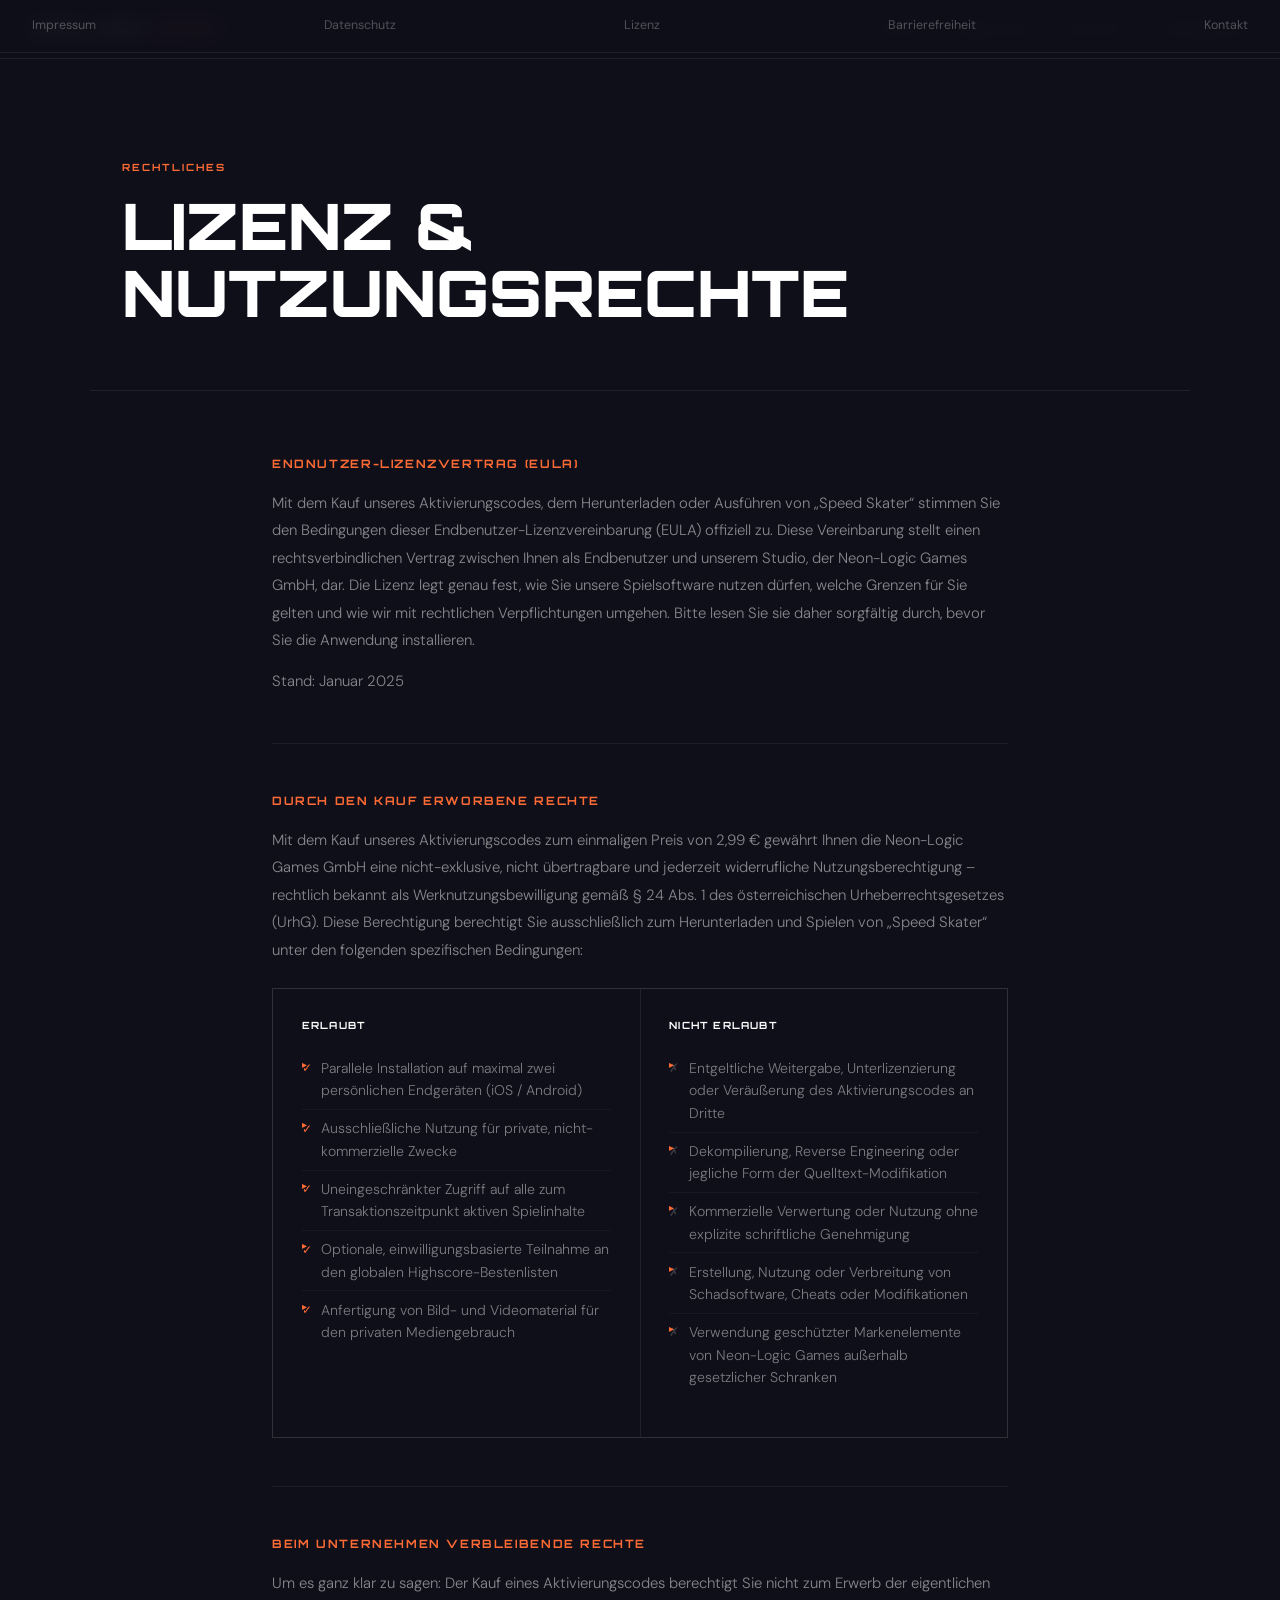
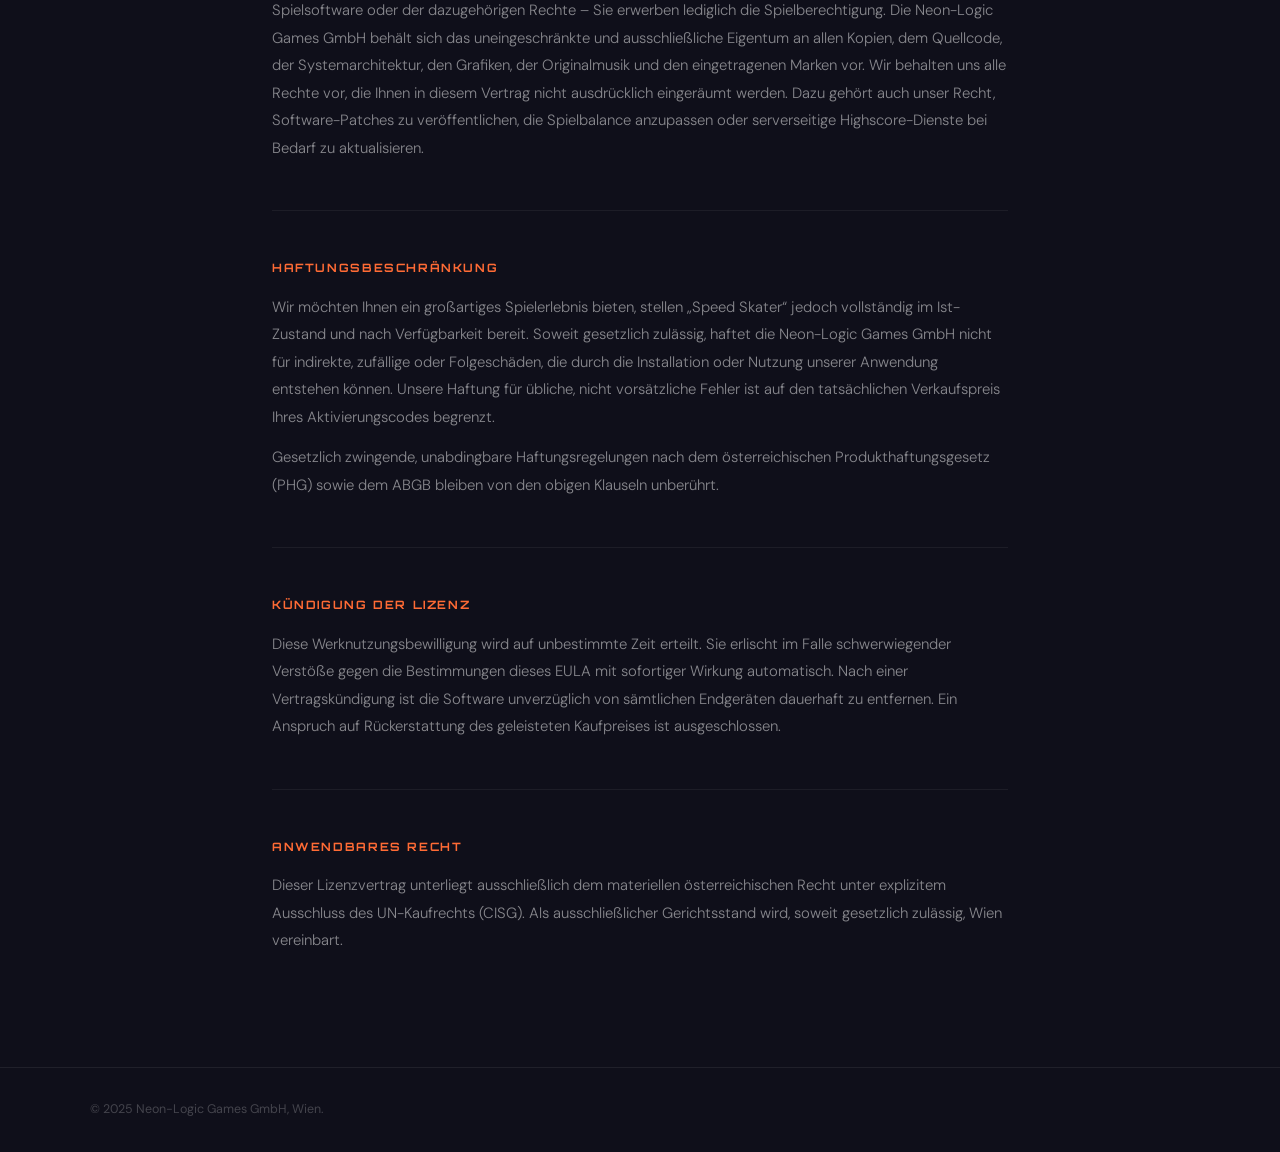
<file: license.html>
<!DOCTYPE html>
<html lang="de">
<head>
  <meta charset="UTF-8" />
  <meta name="viewport" content="width=device-width, initial-scale=1.0" />
  <title>Lizenz – Neon-Logic Games</title>
  <link rel="preconnect" href="https://fonts.googleapis.com" />
  <link rel="preconnect" href="https://fonts.gstatic.com" crossorigin />
  <link href="https://fonts.googleapis.com/css2?family=Orbitron:wght@400;700;900&family=DM+Sans:wght@300;400;500&display=swap" rel="stylesheet" />
  <link rel="stylesheet" href="css/style.css">
</head>
<body>

  <nav aria-label="Hauptnavigation">
    <a href="index.html" class="nav-logo">Neon<span>-</span>Logic <span>Games</span></a>
    <ul>
      <li><a href="index.html">Start</a></li>
      <li><a href="about.html">Über uns</a></li>
      <li><a href="contact.html">Kontakt</a></li>
      <li><a href="impressum.html">Impressum</a></li>
    </ul>
  </nav>

  <main>
    <div class="page-header">
      <span class="eyebrow">Rechtliches</span>
      <h1>Lizenz &amp; Nutzungsrechte</h1>
    </div>

    <div class="content">
      <div class="block">
        <h2>Endnutzer-Lizenzvertrag (EULA)</h2>
        <p>Mit dem Kauf unseres Aktivierungscodes, dem Herunterladen oder Ausführen von „Speed ​​Skater“ stimmen Sie den Bedingungen dieser Endbenutzer-Lizenzvereinbarung (EULA) offiziell zu. Diese Vereinbarung stellt einen rechtsverbindlichen Vertrag zwischen Ihnen als Endbenutzer und unserem Studio, der Neon-Logic Games GmbH, dar. Die Lizenz legt genau fest, wie Sie unsere Spielsoftware nutzen dürfen, welche Grenzen für Sie gelten und wie wir mit rechtlichen Verpflichtungen umgehen. Bitte lesen Sie sie daher sorgfältig durch, bevor Sie die Anwendung installieren.</p>
        <p>Stand: Januar 2025</p>
      </div>

      <div class="block">
        <h2>Durch den Kauf erworbene Rechte</h2>
        <p>Mit dem Kauf unseres Aktivierungscodes zum einmaligen Preis von 2,99 € gewährt Ihnen die Neon-Logic Games GmbH eine nicht-exklusive, nicht übertragbare und jederzeit widerrufliche Nutzungsberechtigung – rechtlich bekannt als Werknutzungsbewilligung gemäß § 24 Abs. 1 des österreichischen Urheberrechtsgesetzes (UrhG). Diese Berechtigung berechtigt Sie ausschließlich zum Herunterladen und Spielen von „Speed ​​Skater“ unter den folgenden spezifischen Bedingungen:</p>
        <div class="rights-grid">
          <div class="rights-col">
            <h3>Erlaubt</h3>
            <ul>
              <li><span class="check">✓</span> Parallele Installation auf maximal zwei persönlichen Endgeräten (iOS / Android)</li>
              <li><span class="check">✓</span> Ausschließliche Nutzung für private, nicht-kommerzielle Zwecke</li>
              <li><span class="check">✓</span> Uneingeschränkter Zugriff auf alle zum Transaktionszeitpunkt aktiven Spielinhalte</li>
              <li><span class="check">✓</span> Optionale, einwilligungsbasierte Teilnahme an den globalen Highscore-Bestenlisten</li>
              <li><span class="check">✓</span> Anfertigung von Bild- und Videomaterial für den privaten Mediengebrauch</li>
            </ul>
          </div>
          <div class="rights-col">
            <h3>Nicht Erlaubt</h3>
            <ul>
              <li><span class="cross">✗</span> Entgeltliche Weitergabe, Unterlizenzierung oder Veräußerung des Aktivierungscodes an Dritte</li>
              <li><span class="cross">✗</span> Dekompilierung, Reverse Engineering oder jegliche Form der Quelltext-Modifikation</li>
              <li><span class="cross">✗</span> Kommerzielle Verwertung oder Nutzung ohne explizite schriftliche Genehmigung</li>
              <li><span class="cross">✗</span> Erstellung, Nutzung oder Verbreitung von Schadsoftware, Cheats oder Modifikationen</li>
              <li><span class="cross">✗</span> Verwendung geschützter Markenelemente von Neon-Logic Games außerhalb gesetzlicher Schranken</li>
            </ul>
          </div>
        </div>
      </div>

      <div class="block">
        <h2>Beim Unternehmen verbleibende Rechte</h2>
        <p>Um es ganz klar zu sagen: Der Kauf eines Aktivierungscodes berechtigt Sie nicht zum Erwerb der eigentlichen Spielsoftware oder der dazugehörigen Rechte – Sie erwerben lediglich die Spielberechtigung. Die Neon-Logic Games GmbH behält sich das uneingeschränkte und ausschließliche Eigentum an allen Kopien, dem Quellcode, der Systemarchitektur, den Grafiken, der Originalmusik und den eingetragenen Marken vor. Wir behalten uns alle Rechte vor, die Ihnen in diesem Vertrag nicht ausdrücklich eingeräumt werden. Dazu gehört auch unser Recht, Software-Patches zu veröffentlichen, die Spielbalance anzupassen oder serverseitige Highscore-Dienste bei Bedarf zu aktualisieren.</p>
      </div>

      <div class="block">
        <h2>Haftungsbeschränkung</h2>
        <p>Wir möchten Ihnen ein großartiges Spielerlebnis bieten, stellen „Speed ​​Skater“ jedoch vollständig im Ist-Zustand und nach Verfügbarkeit bereit. Soweit gesetzlich zulässig, haftet die Neon-Logic Games GmbH nicht für indirekte, zufällige oder Folgeschäden, die durch die Installation oder Nutzung unserer Anwendung entstehen können. Unsere Haftung für übliche, nicht vorsätzliche Fehler ist auf den tatsächlichen Verkaufspreis Ihres Aktivierungscodes begrenzt.</p>
        <p>Gesetzlich zwingende, unabdingbare Haftungsregelungen nach dem österreichischen Produkthaftungsgesetz (PHG) sowie dem ABGB bleiben von den obigen Klauseln unberührt.</p>
      </div>

      <div class="block">
        <h2>Kündigung der Lizenz</h2>
        <p>Diese Werknutzungsbewilligung wird auf unbestimmte Zeit erteilt. Sie erlischt im Falle schwerwiegender Verstöße gegen die Bestimmungen dieses EULA mit sofortiger Wirkung automatisch. Nach einer Vertragskündigung ist die Software unverzüglich von sämtlichen Endgeräten dauerhaft zu entfernen. Ein Anspruch auf Rückerstattung des geleisteten Kaufpreises ist ausgeschlossen.</p>
      </div>

      <div class="block">
        <h2>Anwendbares Recht</h2>
        <p>Dieser Lizenzvertrag unterliegt ausschließlich dem materiellen österreichischen Recht unter explizitem Ausschluss des UN-Kaufrechts (CISG). Als ausschließlicher Gerichtsstand wird, soweit gesetzlich zulässig, Wien vereinbart.</p>
      </div>
    </div>
  </main>

  <footer>
    <div class="footer-inner">
      <span class="footer-copy">© 2025 Neon-Logic Games GmbH, Wien.</span>
      <nav class="footer-links" aria-label="Footer-Navigation">
        <a href="impressum.html">Impressum</a>
        <a href="privacy.html">Datenschutz</a>
        <a href="license.html">Lizenz</a>
        <a href="accessibility.html">Barrierefreiheit</a>
        <a href="contact.html">Kontakt</a>
      </nav>
    </div>
  </footer>

</body>
</html>
</file>
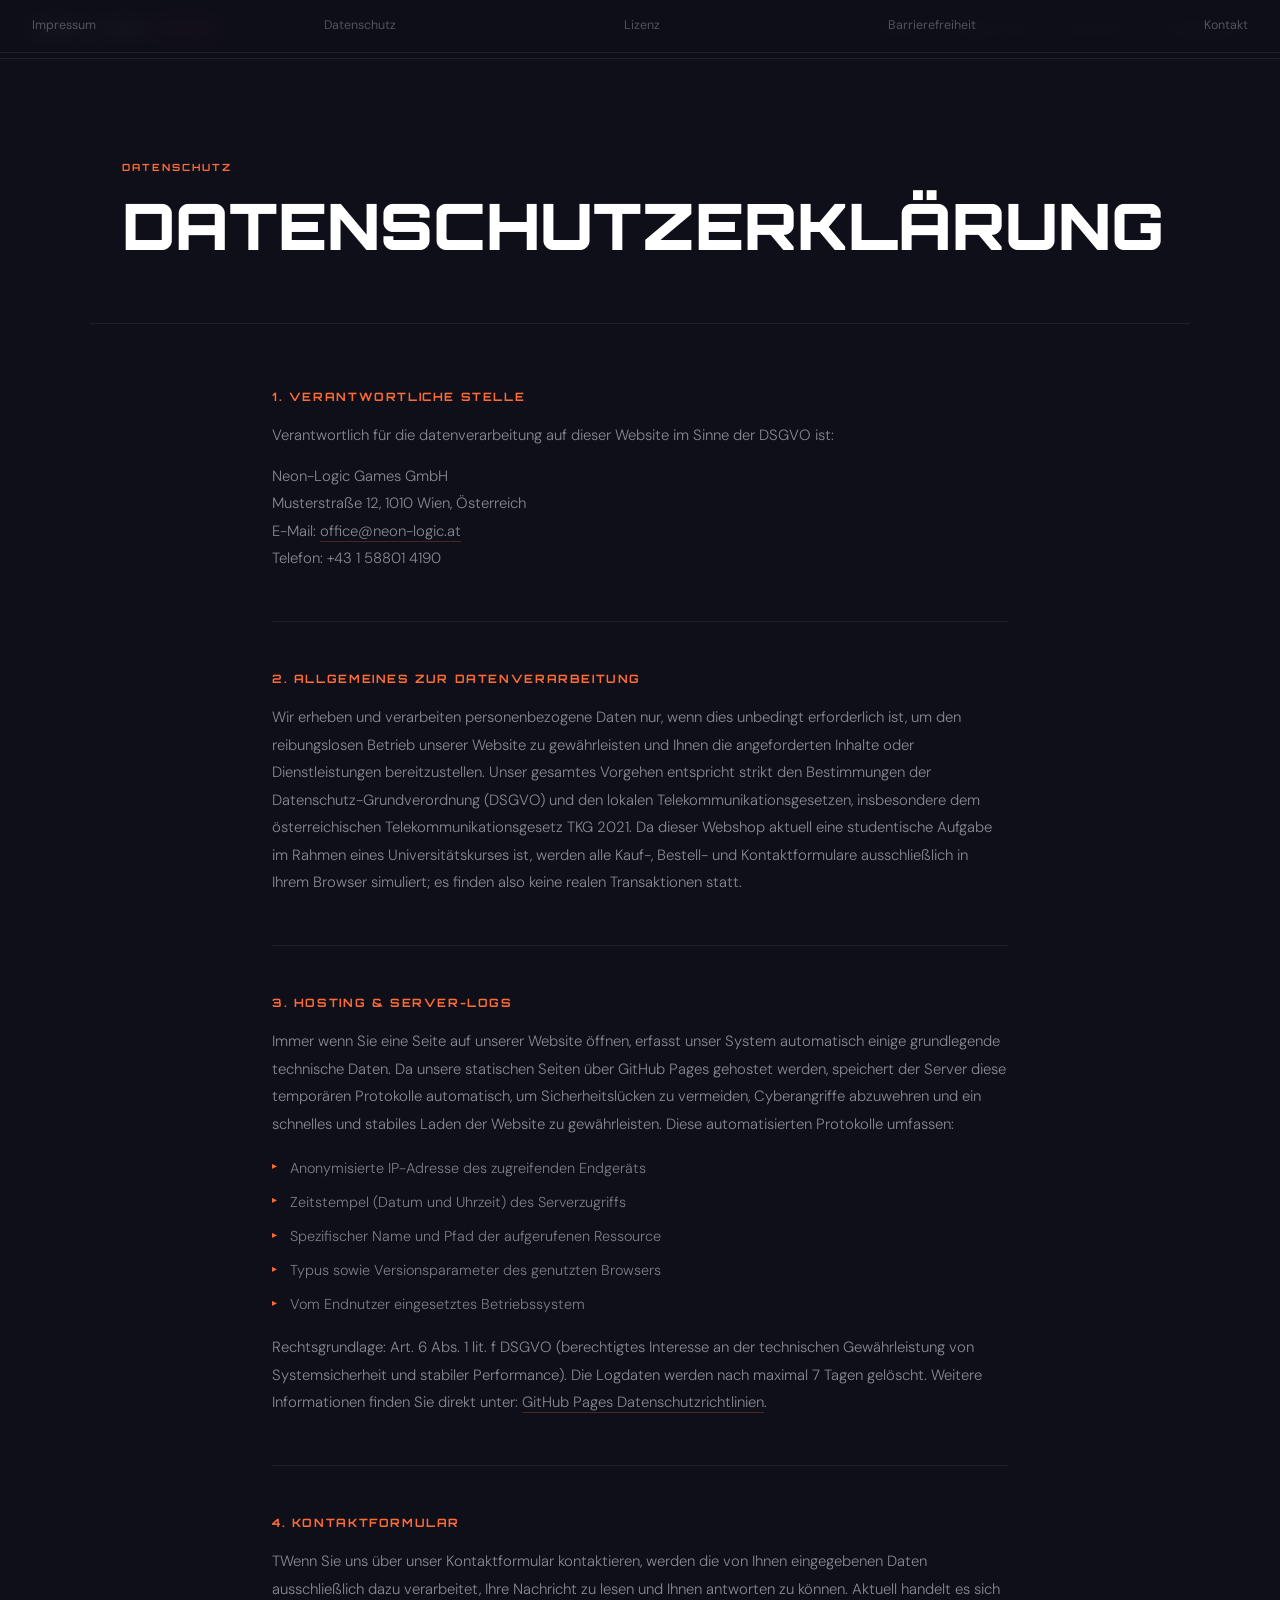
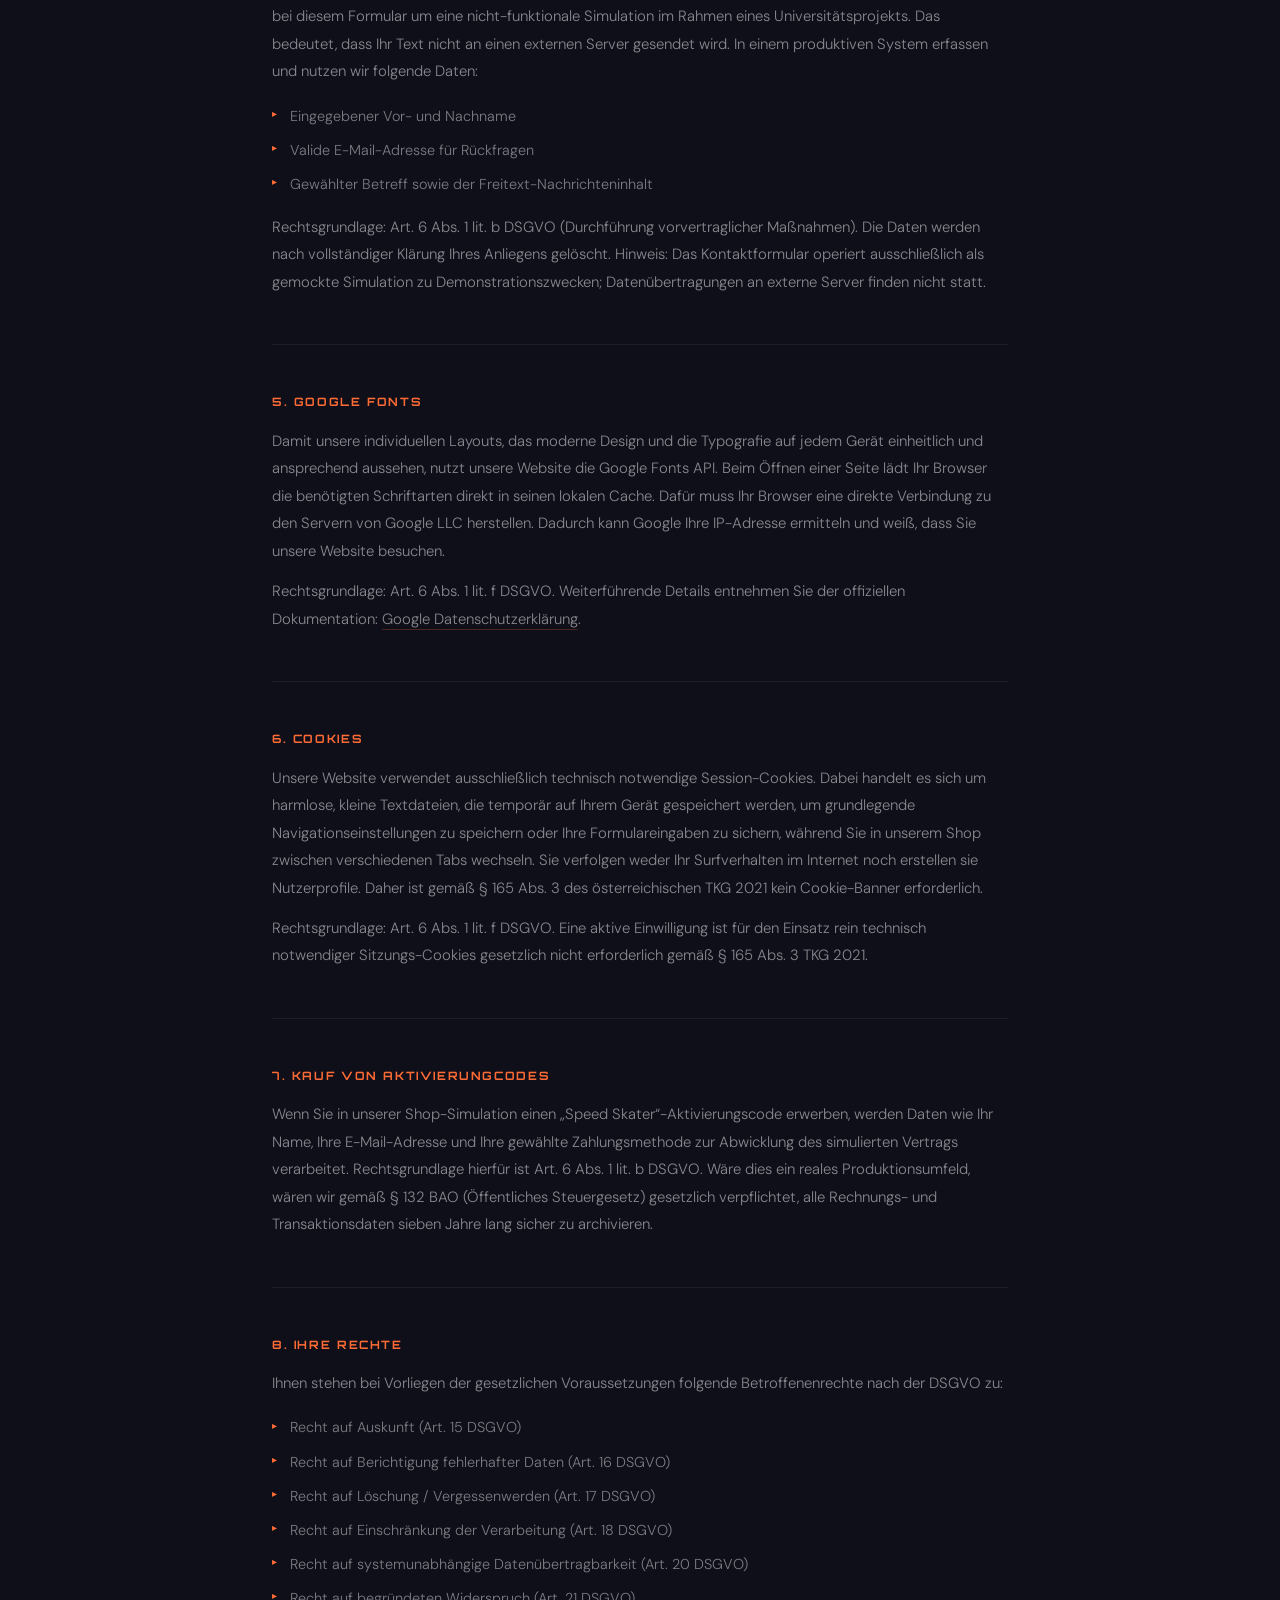
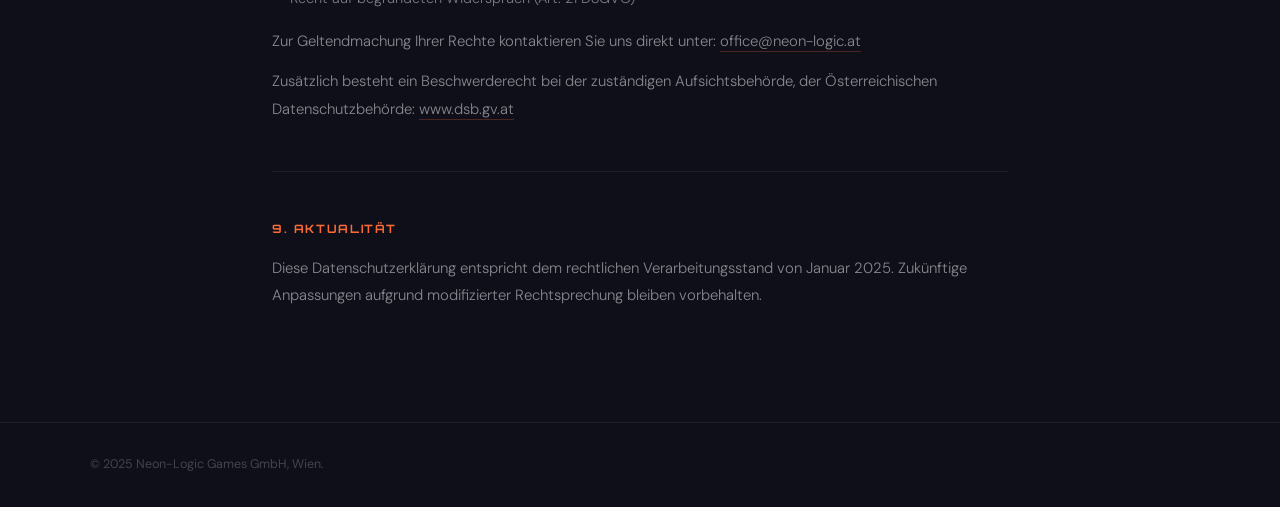
<file: privacy.html>
<!DOCTYPE html>
<html lang="de">
<head>
  <meta charset="UTF-8" />
  <meta name="viewport" content="width=device-width, initial-scale=1.0" />
  <title>Datenschutz – Neon-Logic Games</title>
  <link rel="preconnect" href="https://fonts.googleapis.com" />
  <link rel="preconnect" href="https://fonts.gstatic.com" crossorigin />
  <link href="https://fonts.googleapis.com/css2?family=Orbitron:wght@400;700;900&family=DM+Sans:wght@300;400;500&display=swap" rel="stylesheet" />
  <link rel="stylesheet" href="css/style.css">
</head>
<body>

  <nav aria-label="Hauptnavigation">
    <a href="index.html" class="nav-logo">Neon<span>-</span>Logic <span>Games</span></a>
    <ul>
      <li><a href="index.html">Start</a></li>
      <li><a href="about.html">Über uns</a></li>
      <li><a href="contact.html">Kontakt</a></li>
      <li><a href="impressum.html">Impressum</a></li>
    </ul>
  </nav>

  <main>
    <div class="page-header">
      <span class="eyebrow">Datenschutz</span>
      <h1>Datenschutzerklärung</h1>
    </div>

    <div class="content">
      <div class="block">
        <h2>1. Verantwortliche Stelle</h2>
        <p>Verantwortlich für die datenverarbeitung auf dieser Website im Sinne der DSGVO ist:</p>
        <p>Neon-Logic Games GmbH<br />Musterstraße 12, 1010 Wien, Österreich<br />E-Mail: <a href="mailto:office@neon-logic.at">office@neon-logic.at</a><br />Telefon: +43 1 58801 4190</p>
      </div>

      <div class="block">
        <h2>2. Allgemeines zur Datenverarbeitung</h2>
        <p>Wir erheben und verarbeiten personenbezogene Daten nur, wenn dies unbedingt erforderlich ist, um den reibungslosen Betrieb unserer Website zu gewährleisten und Ihnen die angeforderten Inhalte oder Dienstleistungen bereitzustellen. Unser gesamtes Vorgehen entspricht strikt den Bestimmungen der Datenschutz-Grundverordnung (DSGVO) und den lokalen Telekommunikationsgesetzen, insbesondere dem österreichischen Telekommunikationsgesetz TKG 2021. Da dieser Webshop aktuell eine studentische Aufgabe im Rahmen eines Universitätskurses ist, werden alle Kauf-, Bestell- und Kontaktformulare ausschließlich in Ihrem Browser simuliert; es finden also keine realen Transaktionen statt.</p>
      </div>

      <div class="block">
        <h2>3. Hosting &amp; Server-Logs</h2>
        <p>Immer wenn Sie eine Seite auf unserer Website öffnen, erfasst unser System automatisch einige grundlegende technische Daten. Da unsere statischen Seiten über GitHub Pages gehostet werden, speichert der Server diese temporären Protokolle automatisch, um Sicherheitslücken zu vermeiden, Cyberangriffe abzuwehren und ein schnelles und stabiles Laden der Website zu gewährleisten. Diese automatisierten Protokolle umfassen:</p>
        <ul>
          <li>Anonymisierte IP-Adresse des zugreifenden Endgeräts</li>
          <li>Zeitstempel (Datum und Uhrzeit) des Serverzugriffs</li>
          <li>Spezifischer Name und Pfad der aufgerufenen Ressource</li>
          <li>Typus sowie Versionsparameter des genutzten Browsers</li>
          <li>Vom Endnutzer eingesetztes Betriebssystem</li>
        </ul>
        <p>Rechtsgrundlage: Art. 6 Abs. 1 lit. f DSGVO (berechtigtes Interesse an der technischen Gewährleistung von Systemsicherheit und stabiler Performance). Die Logdaten werden nach maximal 7 Tagen gelöscht. Weitere Informationen finden Sie direkt unter: <a href="https://docs.github.com/en/pages" target="_blank" rel="noopener">GitHub Pages Datenschutzrichtlinien</a>.</p>
      </div>

      <div class="block">
        <h2>4. Kontaktformular</h2>
        <p>TWenn Sie uns über unser Kontaktformular kontaktieren, werden die von Ihnen eingegebenen Daten ausschließlich dazu verarbeitet, Ihre Nachricht zu lesen und Ihnen antworten zu können. Aktuell handelt es sich bei diesem Formular um eine nicht-funktionale Simulation im Rahmen eines Universitätsprojekts. Das bedeutet, dass Ihr Text nicht an einen externen Server gesendet wird. In einem produktiven System erfassen und nutzen wir folgende Daten:</p>
        <ul>
          <li>Eingegebener Vor- und Nachname</li>
          <li>Valide E-Mail-Adresse für Rückfragen</li>
          <li>Gewählter Betreff sowie der Freitext-Nachrichteninhalt</li>
        </ul>
        <p>Rechtsgrundlage: Art. 6 Abs. 1 lit. b DSGVO (Durchführung vorvertraglicher Maßnahmen). Die Daten werden nach vollständiger Klärung Ihres Anliegens gelöscht. Hinweis: Das Kontaktformular operiert ausschließlich als gemockte Simulation zu Demonstrationszwecken; Datenübertragungen an externe Server finden nicht statt.</p>
      </div>

      <div class="block">
        <h2>5. Google Fonts</h2>
        <p>Damit unsere individuellen Layouts, das moderne Design und die Typografie auf jedem Gerät einheitlich und ansprechend aussehen, nutzt unsere Website die Google Fonts API. Beim Öffnen einer Seite lädt Ihr Browser die benötigten Schriftarten direkt in seinen lokalen Cache. Dafür muss Ihr Browser eine direkte Verbindung zu den Servern von Google LLC herstellen. Dadurch kann Google Ihre IP-Adresse ermitteln und weiß, dass Sie unsere Website besuchen.</p>
        <p>Rechtsgrundlage: Art. 6 Abs. 1 lit. f DSGVO. Weiterführende Details entnehmen Sie der offiziellen Dokumentation: <a href="https://policies.google.com/privacy" target="_blank" rel="noopener">Google Datenschutzerklärung</a>.</p>
      </div>

      <div class="block">
        <h2>6. Cookies</h2>
        <p>Unsere Website verwendet ausschließlich technisch notwendige Session-Cookies. Dabei handelt es sich um harmlose, kleine Textdateien, die temporär auf Ihrem Gerät gespeichert werden, um grundlegende Navigationseinstellungen zu speichern oder Ihre Formulareingaben zu sichern, während Sie in unserem Shop zwischen verschiedenen Tabs wechseln. Sie verfolgen weder Ihr Surfverhalten im Internet noch erstellen sie Nutzerprofile. Daher ist gemäß § 165 Abs. 3 des österreichischen TKG 2021 kein Cookie-Banner erforderlich.</p>
        <p>Rechtsgrundlage: Art. 6 Abs. 1 lit. f DSGVO. Eine aktive Einwilligung ist für den Einsatz rein technisch notwendiger Sitzungs-Cookies gesetzlich nicht erforderlich gemäß § 165 Abs. 3 TKG 2021.</p>
      </div>

      <div class="block">
        <h2>7. Kauf von Aktivierungcodes</h2>
        <p>Wenn Sie in unserer Shop-Simulation einen „Speed ​​Skater“-Aktivierungscode erwerben, werden Daten wie Ihr Name, Ihre E-Mail-Adresse und Ihre gewählte Zahlungsmethode zur Abwicklung des simulierten Vertrags verarbeitet. Rechtsgrundlage hierfür ist Art. 6 Abs. 1 lit. b DSGVO. Wäre dies ein reales Produktionsumfeld, wären wir gemäß § 132 BAO (Öffentliches Steuergesetz) gesetzlich verpflichtet, alle Rechnungs- und Transaktionsdaten sieben Jahre lang sicher zu archivieren.</p>
      </div>

      <div class="block">
        <h2>8. Ihre Rechte</h2>
        <p>Ihnen stehen bei Vorliegen der gesetzlichen Voraussetzungen folgende Betroffenenrechte nach der DSGVO zu:</p>
        <ul>
          <li>Recht auf Auskunft (Art. 15 DSGVO)</li>
          <li>Recht auf Berichtigung fehlerhafter Daten (Art. 16 DSGVO)</li>
          <li>Recht auf Löschung / Vergessenwerden (Art. 17 DSGVO)</li>
          <li>Recht auf Einschränkung der Verarbeitung (Art. 18 DSGVO)</li>
          <li>Recht auf systemunabhängige Datenübertragbarkeit (Art. 20 DSGVO)</li>
          <li>Recht auf begründeten Widerspruch (Art. 21 DSGVO)</li>
        </ul>
        <p>Zur Geltendmachung Ihrer Rechte kontaktieren Sie uns direkt unter: <a href="mailto:office@neon-logic.at">office@neon-logic.at</a></p>
        <p>Zusätzlich besteht ein Beschwerderecht bei der zuständigen Aufsichtsbehörde, der Österreichischen Datenschutzbehörde: <a href="https://www.dsb.gv.at" target="_blank" rel="noopener">www.dsb.gv.at</a></p>
      </div>

      <div class="block">
        <h2>9. Aktualität</h2>
        <p>Diese Datenschutzerklärung entspricht dem rechtlichen Verarbeitungsstand von Januar 2025. Zukünftige Anpassungen aufgrund modifizierter Rechtsprechung bleiben vorbehalten.</p>
      </div>
    </div>
  </main>

  <footer>
    <div class="footer-inner">
      <span class="footer-copy">© 2025 Neon-Logic Games GmbH, Wien.</span>
      <nav class="footer-links" aria-label="Footer-Navigation">
        <a href="impressum.html">Impressum</a>
        <a href="privacy.html">Datenschutz</a>
        <a href="license.html">Lizenz</a>
        <a href="accessibility.html">Barrierefreiheit</a>
        <a href="contact.html">Kontakt</a>
      </nav>
    </div>
  </footer>

</body>
</html>
</file>
<file: css/style.css>
* {
    box-sizing: border-box;
    margin: 0;
    padding: 0;
}

body {
    background-color: #0f0f1a;
    color: #ffffff;
    font-family: 'DM Sans', sans-serif;
    line-height: 1.6;
}

a {
    text-decoration: none;
    color: inherit;
}

nav {
    position: fixed;
    top: 0;
    left: 0;
    right: 0;
    z-index: 100;
    display: flex;
    justify-content: space-between;
    align-items: center;
    padding: 1rem 2rem;
    background: rgba(15, 15, 26, 0.92);
    backdrop-filter: blur(10px);
    border-bottom: 1px solid rgba(255,255,255,0.07);
}

.nav-logo {
    font-family: 'Orbitron', sans-serif;
    font-size: 0.9rem;
    text-transform: uppercase;
    font-weight: 900;
    letter-spacing: 0.08em;
}

.nav-logo span { 
    color: #ff6b35; 
}

nav ul {
    display: flex;
    gap: 2rem;
    list-style: none;
}

nav ul li a {
    font-family: 'Orbitron', sans-serif;
    font-size: 0.65rem;
    text-transform: uppercase;
    letter-spacing: 0.12em;
    color: rgba(255,255,255,0.5);
    font-weight: 700;
}

nav ul li a:hover,
nav ul li a.active {
    color: #ff6b35;
}

.page-header {
    max-width: 1100px;
    margin: 0 auto;
    padding: 10rem 2rem 4rem 2rem;
    border-bottom: 1px solid rgba(255,255,255,0.07);
}

.eyebrow {
    color: #ff6b35;
    font-family: 'Orbitron', sans-serif;
    font-size: 0.62rem;
    font-weight: 700;
    letter-spacing: 0.2em;
    text-transform: uppercase;
    margin-bottom: 1rem;
    display: block;
}

h1 {
    font-family: 'Orbitron', sans-serif;
    font-size: clamp(2rem, 5vw, 4rem);
    font-weight: 900;
    text-transform: uppercase;
    color: #fff;
    line-height: 1.05;
}

.content {
    max-width: 800px;
    padding: 4rem 2rem;
    margin: 0 auto;
}

.content-wide {
    max-width: 1100px;
    padding: 4rem 2rem;
    margin: 0 auto;
}

.block {
    margin-bottom: 3rem;
    padding-bottom: 3rem;
    border-bottom: 1px solid rgba(255,255,255,0.06);
}

.block:last-child {
    margin-bottom: 0;
    border-bottom: none;
}

.block h2 {
    font-size: 0.72rem;
    font-family: 'Orbitron', sans-serif;
    font-weight: 700;
    text-transform: uppercase;
    letter-spacing: 0.14em;
    color: #ff6b35;
    margin-bottom: 1rem;
}

.block p {
    font-size: 0.93rem;
    color: rgba(255,255,255,0.5);
    line-height: 1.85;
    font-weight: 300;
    margin-bottom: 0.8rem;
}

.block p:last-child { 
    margin-bottom: 0; 
}

.block ul {
    list-style: none;
    margin: 0.5rem 0 0.8rem 0;
}

.block ul li {
    font-size: 0.9rem;
    color: rgba(255,255,255,0.45);
    padding: 0.3rem 0 0.3rem 1.1rem;
    position: relative;
    font-weight: 300;
    line-height: 1.7;
}

.block ul li::before {
    content: '▸';
    position: absolute;
    color: #ff6b35;
    left: 0;
    font-size: 0.6rem;
    top: 0.45rem;
}

.block a {
    color: rgba(255,255,255,0.5);
    border-bottom: 1px solid rgba(255,107,53,0.25);
}

.block a:hover { 
    color: #ff6b35; 
}

.section-heading {
    font-family: 'Orbitron', sans-serif;
    font-size: clamp(1.2rem, 2.5vw, 2rem);
    text-transform: uppercase;
    font-weight: 900;
    color: #fff;
    margin-bottom: 2rem;
}

.status-box {
    padding: 1.5rem;
    background: rgba(255,107,53,0.03);
    border: 1px solid rgba(255,107,53,0.28);
    margin-bottom: 3rem;
}

.status-box p {
    font-size: 0.9rem;
    line-height: 1.75;
    color: rgba(255,255,255,0.52);
    font-weight: 300;
}

.status-box strong {
    font-weight: 500;
    color: #fff;
}

.conformance-grid, 
.rights-grid {
    display: grid;
    grid-template-columns: 1fr 1fr;
    background: rgba(255,255,255,0.07);
    border: 1px solid rgba(255,255,255,0.07);
    gap: 1px;
    margin-top: 1.5rem;
}

.conformance-item, 
.rights-col {
    background: #0f0f1a;
    padding: 1.5rem;
}

.rights-col { 
    padding: 1.8rem; 
}

.conformance-label {
    font-family: 'Orbitron', sans-serif;
    font-size: 0.58rem;
    text-transform: uppercase;
    font-weight: 700;
    letter-spacing: 0.12em;
    color: rgba(255,255,255,0.3);
    margin-bottom: 0.4rem;
    display: block;
}

.conformance-value, 
.rights-col ul li {
    font-size: 0.85rem;
    color: rgba(255,255,255,0.5);
    line-height: 1.6;
    font-weight: 300;
}

.rights-col h3 {
    font-family: 'Orbitron', sans-serif;
    font-size: 0.62rem;
    font-weight: 700;
    text-transform: uppercase;
    letter-spacing: 0.12em;
    color: #fff;
    margin-bottom: 1rem;
}

.rights-col ul { 
    list-style: none; 
}

.rights-col ul li {
    font-size: 0.88rem;
    color: rgba(255,255,255,0.45);
    padding: 0.45rem 0;
    border-bottom: 1px solid rgba(255,255,255,0.04);
    display: flex;
    gap: 0.6rem;
}

.rights-col ul li:last-child { 
    border-bottom: none; 
}

.check { 
    color: #ff6b35; 
    font-size: 0.75rem; 
    flex-shrink: 0; 
    margin-top: 0.15rem; 
}

.cross { 
    color: rgba(255,255,255,0.18); 
    font-size: 0.75rem; 
    flex-shrink: 0; 
    margin-top: 0.15rem; 
}

.ok { 
    color: #4ade80; 
    font-weight: 500; 
}

.partial { 
    color: #fb923c; 
    font-weight: 500; 
}

.intro-grid {
    display: grid;
    grid-template-columns: 1fr 1fr;
    gap: 4rem;
    margin-bottom: 4rem;
    padding-bottom: 4rem;
    border-bottom: 1px solid rgba(255,255,255,0.06);
}

.intro-grid h2 {
    font-family: 'Orbitron', sans-serif;
    font-size: 1rem;
    text-transform: uppercase;
    color: #fff;
    font-weight: 900;
    margin-bottom: 1rem;
}

.intro-grid p {
    font-size: 0.95rem;
    color: rgba(255,255,255,0.5);
    line-height: 1.8;
    margin-bottom: 0.7rem;
    font-weight: 300;
}

.values-section { 
    margin-bottom: 4rem; 
}

.values-grid, 
.team-grid {
    display: grid;
    grid-template-columns: repeat(3, 1fr);
    background: rgba(255,255,255,0.07);
    border: 1px solid rgba(255,255,255,0.07);
    gap: 1px;
}

.value-card, 
.team-card {
    background: #0f0f1a;
    padding: 2rem 1.5rem;
}

.team-card { 
    padding: 1.8rem; 
}

.value-number {
    font-family: 'Orbitron', sans-serif;
    font-size: 2rem;
    color: rgba(255,107,53,0.12);
    font-weight: 900;
    margin-bottom: 0.8rem;
    display: block;
}

.value-title {
    font-family: 'Orbitron', sans-serif;
    font-size: 0.7rem;
    font-weight: 700;
    text-transform: uppercase;
    letter-spacing: 0.1em;
    color: #fff;
    margin-bottom: 0.5rem;
}

.value-text {
    font-size: 0.88rem;
    color: rgba(255,255,255,0.4);
    line-height: 1.7;
    font-weight: 300;
}

.brands-section {
    margin-bottom: 4rem;
    padding-bottom: 4rem;
    border-bottom: 1px solid rgba(255,255,255,0.06);
}

.brands-grid {
    display: grid;
    grid-template-columns: repeat(3, 1fr);
    gap: 1.5rem;
    margin-top: 2rem;
}

.brand-card {
    padding: 2rem 1.8rem;
    border: 1px solid rgba(255,255,255,0.08);
}

.brand-type {
    font-family: 'Orbitron', sans-serif;
    font-size: 0.55rem;
    font-weight: 700;
    letter-spacing: 0.18em;
    text-transform: uppercase;
    color: #ff6b35;
    border: 1px solid rgba(255,107,53,0.3);
    padding: 0.2rem 0.6rem;
    border-radius: 20px;
    display: inline-block;
    margin-bottom: 1.5rem;
}

.brand-visual {
    height: 64px;
    display: flex;
    margin-bottom: 1.2rem;
    align-items: center;
}

.wordmark-text {
    font-family: 'Orbitron', sans-serif;
    font-size: 1.3rem;
    text-transform: uppercase;
    font-weight: 900;
    color: #fff;
}

.wordmark-text span { 
    color: #ff6b35; 
}

.brand-title {
    font-family: 'Orbitron', sans-serif;
    font-size: 0.7rem;
    text-transform: uppercase;
    font-weight: 700;
    color: #fff;
    margin-bottom: 0.5rem;
}

.brand-description {
    font-size: 0.88rem;
    color: rgba(255,255,255,0.42);
    line-height: 1.7;
    font-weight: 300;
    margin-bottom: 1rem;
}

.nizza-label {
    font-family: 'Orbitron', sans-serif;
    font-size: 0.55rem;
    font-weight: 700;
    letter-spacing: 0.12em;
    text-transform: uppercase;
    color: rgba(255,255,255,0.22);
}

.nizza-label span { 
    color: rgba(255,107,53,0.6); 
}

.nizza-section, 
.team-section { 
    margin-bottom: 4rem; 
}

.team-section { 
    margin-bottom: 2rem; 
}

table {
    width: 100%;
    margin-top: 1.5rem;
    border-collapse: collapse;
}

th {
    font-family: 'Orbitron', sans-serif;
    font-size: 0.58rem;
    font-weight: 700;
    letter-spacing: 0.12em;
    text-transform: uppercase;
    color: rgba(255,255,255,0.3);
    text-align: left;
    padding: 0.7rem 1rem;
    border-bottom: 1px solid rgba(255,255,255,0.07);
}

td {
    padding: 0.85rem 1rem;
    color: rgba(255,255,255,0.48);
    border-bottom: 1px solid rgba(255,255,255,0.04);
    font-weight: 300;
    vertical-align: top;
    line-height: 1.6;
    font-size: 0.88rem;
}

td:first-child {
    font-family: 'Orbitron', sans-serif;
    font-size: 0.68rem;
    color: #ff6b35;
    font-weight: 700;
}

tr:last-child td { 
    border-bottom: none; 
}

.team-avatar {
    width: 44px;
    height: 44px;
    border-radius: 50%;
    background: rgba(255,107,53,0.1);
    border: 1px solid rgba(255,107,53,0.25);
    display: flex;
    align-items: center;
    justify-content: center;
    font-family: 'Orbitron', sans-serif;
    font-size: 0.65rem;
    font-weight: 900;
    color: #ff6b35;
    margin-bottom: 0.8rem;
}

.team-name {
    font-family: 'Orbitron', sans-serif;
    font-size: 0.68rem;
    text-transform: uppercase;
    font-weight: 700;
    color: #fff;
    margin-bottom: 0.2rem;
}

.team-role {
    font-size: 0.8rem;
    color: rgba(255,255,255,0.3);
    font-weight: 300;
}

footer {
    border-top: 1px solid rgba(255,255,255,0.07);
    padding: 2rem;
}

.footer-inner {
    max-width: 1100px;
    margin: 0 auto;
    display: flex;
    justify-content: space-between;
    align-items: center;
    flex-wrap: wrap;
    gap: 1rem;
}

.footer-copy {
    color: rgba(255,255,255,0.22);
    font-size: 0.78rem;
}

.footer-links {
    display: flex;
    gap: 1.5rem;
    flex-wrap: wrap;
}

.footer-links a {
    font-size: 0.78rem;
    color: rgba(255,255,255,0.28);
}

.footer-links a:hover { 
    color: #ff6b35; 
}

.skip-link {
    position: absolute;
    top: -60px;
    left: 1rem;
    background: #ff6b35;
    color: #fff;
    padding: 0.5rem 1rem;
    font-family: 'Orbitron', sans-serif;
    font-size: 0.65rem;
    text-transform: uppercase;
    font-weight: 700;
    letter-spacing: 0.1em;
    border-radius: 3px;
    z-index: 9999;
    transition: top 0.2s;
}

.skip-link:focus { 
    top: 1rem; 
}

.no-border {
    border: none !important;
    padding: 0 !important;
}

.small-margin {
    margin-bottom: 1.5rem !important;
}

.form-label {
    font-family: 'Orbitron', sans-serif;
    font-size: 0.58rem;
    letter-spacing: 0.1em;
    color: rgba(255,255,255,0.4);
    display: block;
    margin-bottom: 0.5rem;
    text-transform: uppercase;
}

.form-input {
    width: 100%;
    background: rgba(255,255,255,0.04);
    border: 1px solid rgba(255,255,255,0.1);
    color: #fff;
    font-family: 'DM Sans', sans-serif;
    padding: 0.9rem 1rem;
    border-radius: 3px;
    outline: none;
}

.form-input:focus {
    border-color: #ff6b35;
}

.form-select {
    appearance: none;
}

.form-select option {
    background: #1a1a2e;
    color: #fff;
}

.form-textarea {
    resize: vertical;
    min-height: 140px;
}

.submit-btn-layout {
    position: relative !important;
    top: 0 !important;
    left: 0 !important;
    display: inline-flex !important;
    align-items: center;
    gap: 0.5rem;
    border: none;
    cursor: pointer;
    padding: 1rem 2.2rem !important;
}

.full-width-shop {
    max-width: 100% !important;
    padding: 0 !important;
    margin: 0 !important;
}

.shop-stats-bg {
    border-left: none !important;
    border-right: none !important;
    background: rgba(255,255,255,0.08) !important;
}

.center-box {
    text-align: center !important;
    padding: 3rem 1rem !important;
}

.large-stat-text {
    color: #ff6b35 !important;
    font-size: 2.2rem !important;
    margin-bottom: 0.6rem !important;
}

.micro-label {
    font-size: 0.7rem;
    font-weight: 500;
    letter-spacing: 0.16em;
    text-transform: uppercase;
    color: rgba(255,255,255,0.32);
}

.features-padding {
    padding: 7rem 2rem !important;
}

.feature-card-bg {
    background: #0f0f1a !important;
    border: none !important;
    padding: 2.5rem 2rem !important;
}

.feature-glyph {
    font-size: 2rem;
    margin-bottom: 1.2rem;
    display: block;
}

.pricing-section-bg {
    padding: 7rem 2rem !important;
    display: flex;
    justify-content: center;
    background: linear-gradient(180deg, #0f0f1a 0%, rgba(255,107,53,0.05) 50%, #0f0f1a 100%) !important;
}

.pricing-box-style {
    padding: 3.5rem !important;
    max-width: 480px;
    width: 100%;
    border: 1px solid rgba(255,107,53,0.3) !important;
    background: rgba(255,107,53,0.02) !important;
    position: relative;
}

.price-text-huge {
    font-size: 4.5rem !important;
    margin-bottom: 0.4rem !important;
}

.shop-list-style {
    border: none !important;
    padding: 0 !important;
    margin-bottom: 2.5rem !important;
}

.shop-list-item {
    display: flex;
    gap: 0.8rem;
    font-size: 0.9rem;
    font-weight: 300;
    color: rgba(255,255,255,0.6);
    padding: 0.65rem 0;
    border-bottom: 1px solid rgba(255,255,255,0.05);
}

.shop-list-item:last-child {
    border-bottom: none;
}

.ghost-btn {
    display: inline-flex;
    align-items: center;
    gap: 0.5rem;
    background: transparent;
    color: rgba(255,255,255,0.6);
    font-family: 'Orbitron', sans-serif;
    font-size: 0.7rem;
    font-weight: 700;
    letter-spacing: 0.15em;
    text-transform: uppercase;
    padding: 1rem 2.2rem;
    border-radius: 3px;
    border: 1px solid rgba(255,255,255,0.15);
    transition: border-color 0.2s;
}

.hero {
    min-height: 100vh;
    display: flex;
    flex-direction: column;
    align-items: center;
    justify-content: center;
    text-align: center;
    padding: 8rem 2rem 5rem;
    position: relative;
    overflow: hidden;
    background-color: #0f0f1a;
}

.hero-grid {
    position: absolute;
    inset: 0;
    background-image:
        linear-gradient(rgba(255,107,53,0.07) 1px, transparent 1px),
        linear-gradient(90deg, rgba(255,107,53,0.07) 1px, transparent 1px);
    background-size: 60px 60px;
    animation: gridMove 10s linear infinite;
    z-index: 0;
}

.hero-glow {
    position: absolute;
    top: 35%;
    left: 50%;
    transform: translate(-50%, -50%);
    width: 700px;
    height: 700px;
    background: radial-gradient(circle, rgba(255,107,53,0.14) 0%, transparent 65%);
    border-radius: 50%;
    z-index: 0;
    animation: glowPulse 5s ease-in-out infinite;
}

.hero-content {
    position: relative;
    z-index: 1;
    display: flex;
    flex-direction: column;
    align-items: center;
}

.hero-badge {
    display: inline-block;
    font-family: 'Orbitron', sans-serif;
    font-size: 0.62rem;
    font-weight: 700;
    letter-spacing: 0.22em;
    text-transform: uppercase;
    color: #ff6b35;
    border: 1px solid rgba(255,107,53,0.35);
    padding: 0.4rem 1.2rem;
    border-radius: 2rem;
    margin-bottom: 2rem;
}

.hero-title {
    font-family: 'Orbitron', sans-serif;
    font-size: clamp(4.5rem, 12vw, 9rem);
    font-weight: 900;
    line-height: 0.92;
    color: #fff;
    text-transform: uppercase;
    letter-spacing: -0.02em;
}

.hero-title-line2 {
    font-family: 'Orbitron', sans-serif;
    font-size: clamp(4.5rem, 12vw, 9rem);
    font-weight: 900;
    line-height: 0.92;
    color: #ff6b35;
    text-transform: uppercase;
    letter-spacing: -0.02em;
    display: block;
    margin-bottom: 1.8rem;
}

.hero-sub {
    font-size: 1.05rem;
    font-weight: 300;
    color: rgba(255,255,255,0.5);
    max-width: 500px;
    line-height: 1.8;
    margin-bottom: 2.5rem;
}

.hero-actions {
    display: flex;
    gap: 1rem;
    flex-wrap: wrap;
    justify-content: center;
}

@keyframes gridMove {
    from { background-position: 0 0; }
    to   { background-position: 0 60px; }
}

@keyframes glowPulse {
    0%, 100% { opacity: 0.7; transform: translate(-50%, -50%) scale(1); }
    50%       { opacity: 1;   transform: translate(-50%, -50%) scale(1.1); }
}

@media (max-width: 900px) {
  .brands-grid, 
  .values-grid, 
  .shop-stats-bg { 
      grid-template-columns: repeat(2, 1fr); 
  }
}

@media (max-width: 600px) {
  nav ul { 
      display: none; 
  }
  .brands-grid, 
  .values-grid, 
  .shop-stats-bg, 
  .team-grid, 
  .rights-grid, 
  .conformance-grid, 
  .intro-grid { 
      grid-template-columns: 1fr; 
  }
  .hero-title, 
  .hero-title-line2 { 
      font-size: clamp(3rem, 16vw, 5rem); 
  }
  .page-header { 
      padding-top: 7rem; 
  }
  .footer-inner { 
      flex-direction: column; 
      align-items: flex-start; 
  }
}
</file>
